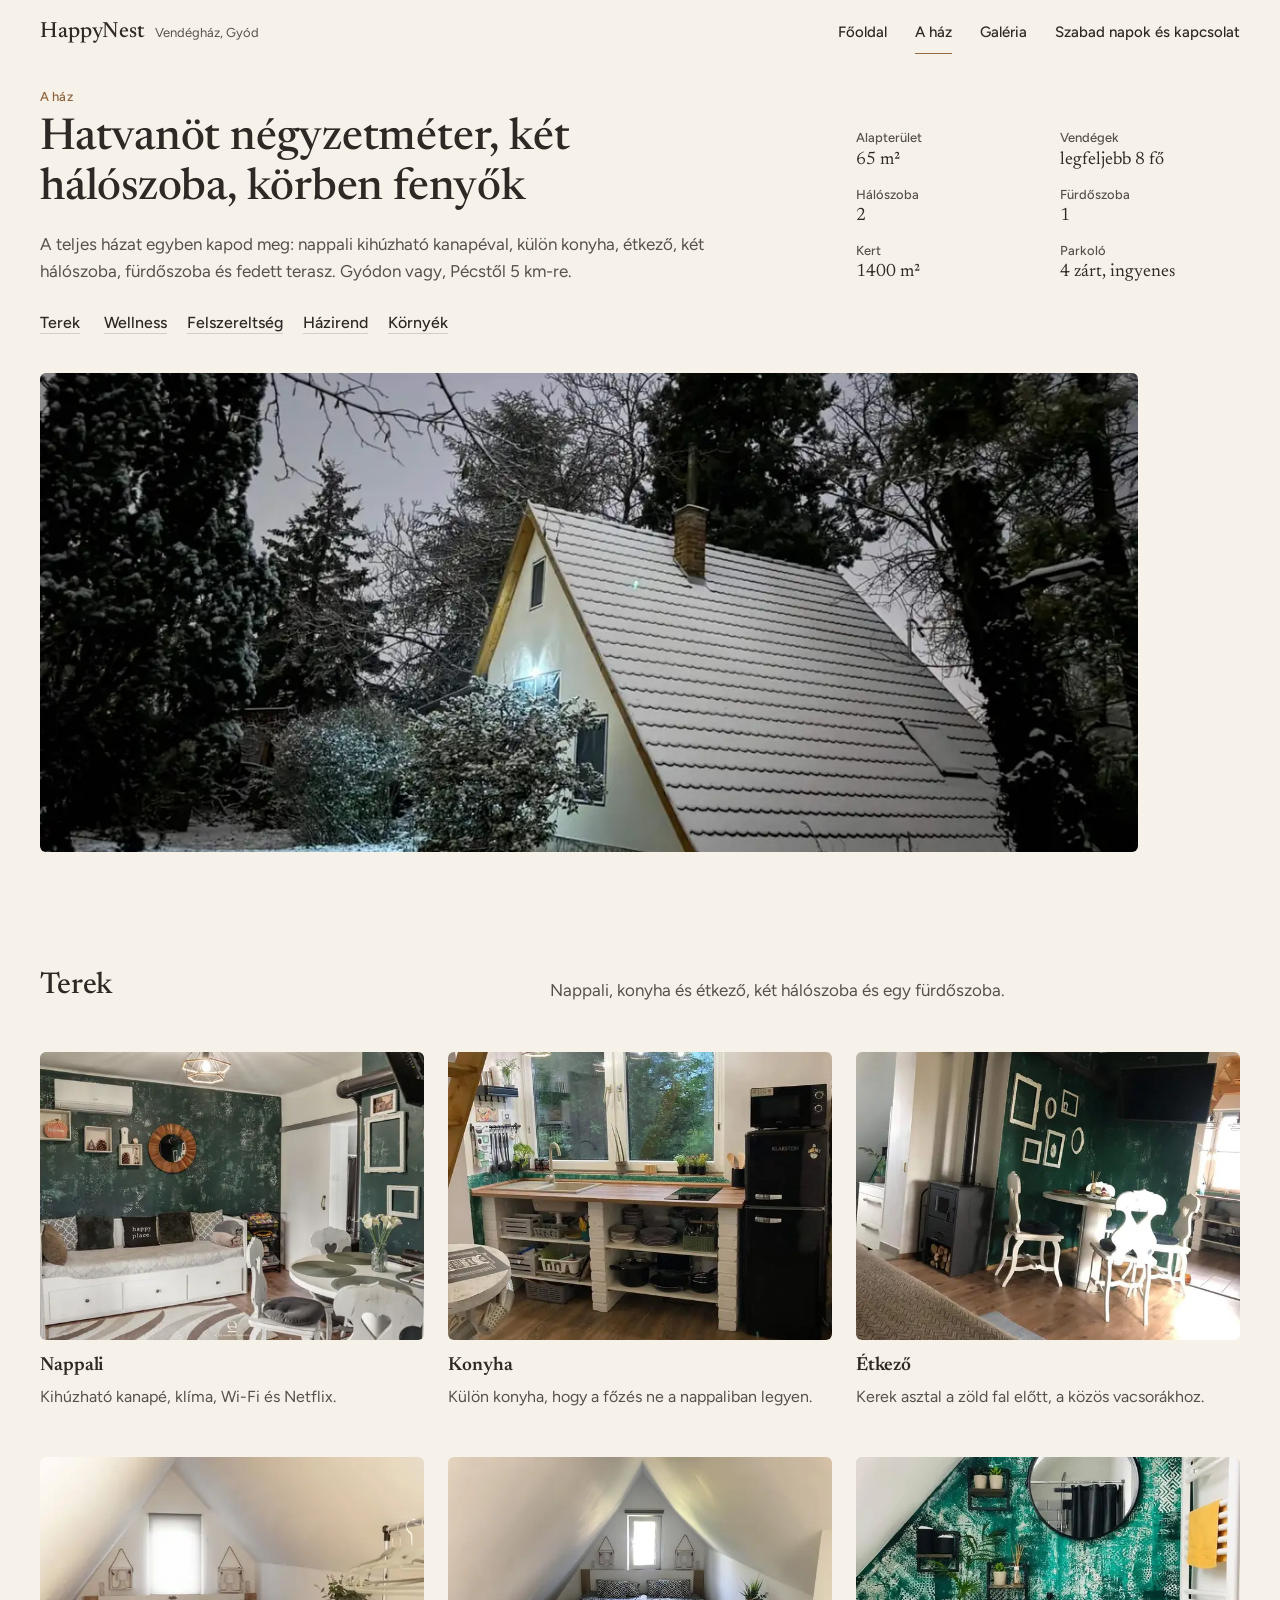
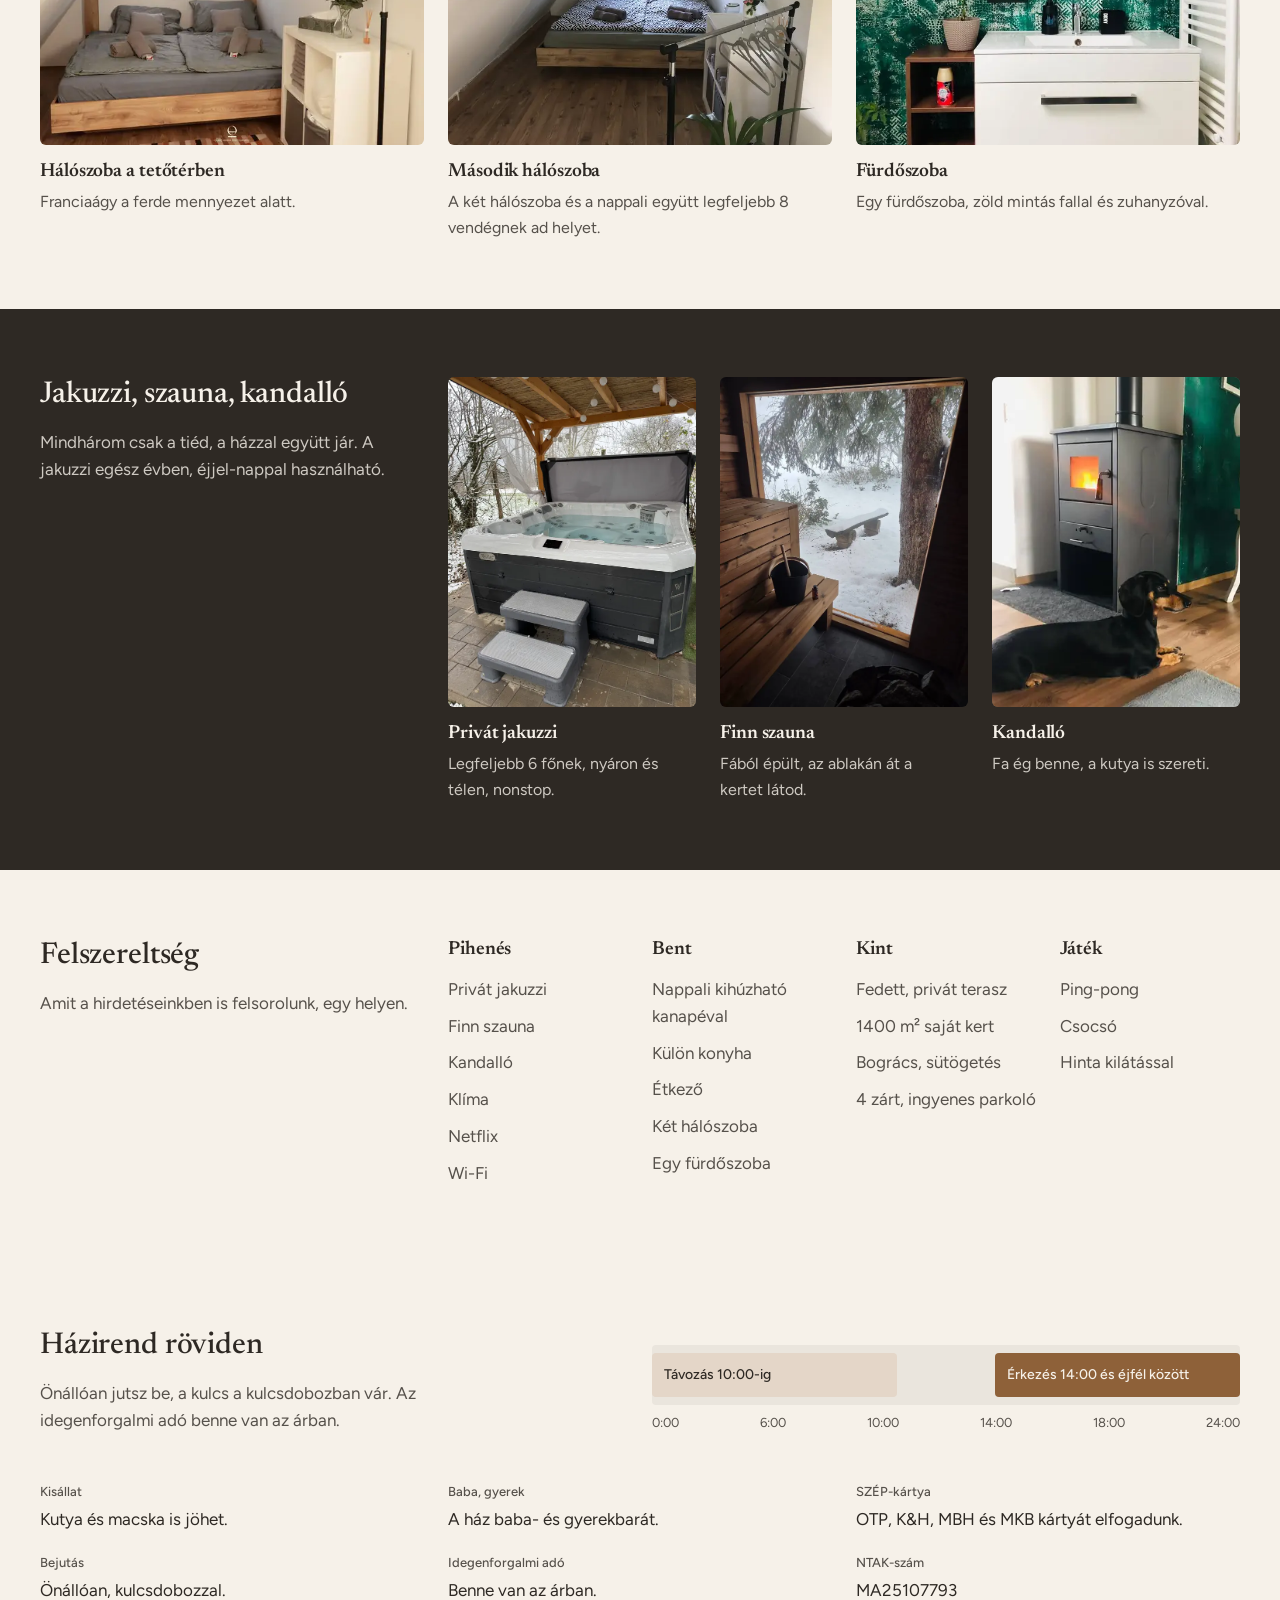
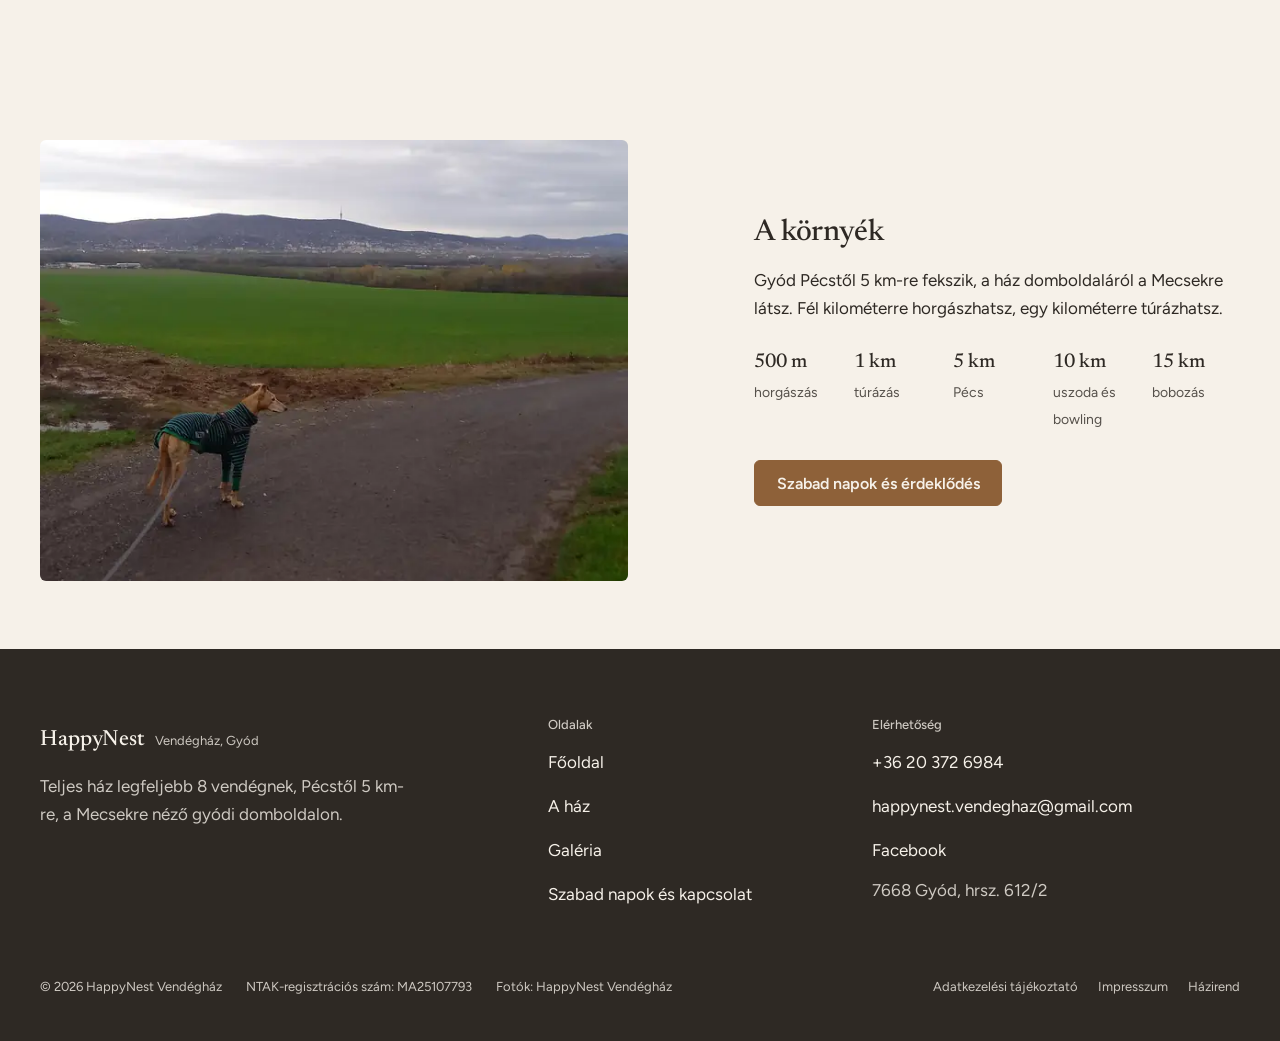
<file: a-haz.html>
<!doctype html>
<html lang="hu">
<head>
<meta charset="utf-8">
  <meta name="robots" content="noindex, nofollow">
<meta name="viewport" content="width=device-width, initial-scale=1">
<script>(function(d){d.className+=' js';try{var p=new URLSearchParams(location.search).get('paletta');if(p&&/^[abc]$/.test(p))sessionStorage.setItem('hn-paletta',p);var s=sessionStorage.getItem('hn-paletta');if(s)d.setAttribute('data-paletta',s);var m=new URLSearchParams(location.search).get('motion');if(m==='1'||m==='0')sessionStorage.setItem('hn-motion',m);var k=sessionStorage.getItem('hn-motion');if(k==='1'?false:(k==='0'?true:matchMedia('(prefers-reduced-motion: reduce)').matches))d.className+=' hn-csendes'}catch(e){}})(document.documentElement);</script>
<title>A ház · HappyNest Vendégház, Gyód</title>
<meta name="description" content="65 m², két hálószoba, nappali, konyha, fedett terasz, privát jakuzzi, finn szauna és kandalló. Felszereltség, házirend és a környék.">
<meta property="og:type" content="website">
<meta property="og:locale" content="hu_HU">
<meta property="og:title" content="A ház · HappyNest Vendégház, Gyód">
<meta property="og:description" content="65 m², két hálószoba, nappali, konyha, fedett terasz, privát jakuzzi, finn szauna és kandalló. Felszereltség, házirend és a környék.">
<meta property="og:image" content="media/nyito-szeles-1200.webp">
<meta name="theme-color" content="#F6F1E9">
<link rel="icon" href="favicon.ico" sizes="any">
<link rel="apple-touch-icon" href="apple-touch-icon.png">
<link rel="stylesheet" href="js/vendor/lenis.css?v=9">
<link rel="stylesheet" href="css/paletta.css?v=9">
<link rel="stylesheet" href="css/alap.css?v=9">
<link rel="stylesheet" href="css/oldalak.css?v=9">
<link rel="stylesheet" href="css/aloldal.css?v=9">
</head>
<body class="p-haz">
<a class="ugro" href="#tartalom">Ugrás a tartalomra</a>
<header class="fej" data-fej>
  <div class="wrap fej__in">
    <a class="logo" href="index.html"><span class="logo__nev" translate="no">HappyNest</span><span class="logo__hely">Vendégház, Gyód</span></a>
    <nav class="fej__nav" aria-label="Fő navigáció"><a href="index.html">Főoldal</a><a href="a-haz.html" aria-current="page">A ház</a><a href="galeria.html">Galéria</a><a href="kapcsolat.html">Szabad napok és kapcsolat</a></nav>
    <button class="fej__menu" type="button" aria-expanded="false" aria-controls="menu" data-menu-nyit>Menü</button>
  </div>
</header>
<div class="menu" id="menu" role="dialog" aria-modal="true" aria-label="Menü" data-menu hidden>
  <div class="wrap menu__in">
    <div class="menu__fej"><span class="logo__nev" translate="no">HappyNest</span><button class="fej__menu" type="button" data-menu-zar>Bezár</button></div>
    <nav aria-label="Mobil navigáció"><ul class="menu__lista"><li><a href="index.html">Főoldal</a></li><li><a href="a-haz.html" aria-current="page">A ház</a></li><li><a href="galeria.html">Galéria</a></li><li><a href="kapcsolat.html">Szabad napok és kapcsolat</a></li></ul></nav>
    <p class="menu__lab"><a href="tel:+36203726984">+36 20 372 6984</a><a href="mailto:happynest.vendeghaz@gmail.com">happynest.vendeghaz@gmail.com</a></p>
  </div>
</div>

<main id="tartalom">

  <section class="lapfej lapfej--haz" aria-labelledby="ah-cim" data-elso>
    <div class="wrap lapfej__in">
      <div class="lapfej__szoveg racs">
        <h1 id="ah-cim"><span class="cimke">A ház </span>Hatvanöt négyzetméter, két hálószoba, körben fenyők</h1>
        <p class="lead lapfej__lead">A teljes házat egyben kapod meg: nappali kihúzható kanapéval, külön konyha, étkező, két hálószoba, fürdőszoba és fedett terasz. Gyódon vagy, Pécstől 5 km-re.</p>
        <dl class="adatsor" aria-label="A ház adatai">
          <div><dt>Alapterület</dt><dd>65 m²</dd></div>
          <div><dt>Vendégek</dt><dd>legfeljebb 8 fő</dd></div>
          <div><dt>Hálószoba</dt><dd>2</dd></div>
          <div><dt>Fürdőszoba</dt><dd>1</dd></div>
          <div><dt>Kert</dt><dd>1400 m²</dd></div>
          <div><dt>Parkoló</dt><dd>4 zárt, ingyenes</dd></div>
        </dl>
        <nav class="horgony" aria-label="Az oldal részei"><a href="#terek">Terek</a><a href="#wellness">Wellness</a><a href="#felszereltseg">Felszereltség</a><a href="#hazirend">Házirend</a><a href="#kornyek">Környék</a></nav>
      </div>
      <figure class="lapfej__kep"><img src="media/ejjeli-haz-1200.webp" srcset="media/ejjeli-haz-640.webp 640w, media/ejjeli-haz-1200.webp 1200w, media/ejjeli-haz-1920.webp 1920w" sizes="(max-width: 1264px) calc(100vw - 4rem), 1098px" width="1920" height="1440" alt="Kivilágított A-ház a havas fenyők között" decoding="async" loading="eager" fetchpriority="high"></figure>
    </div>
  </section>

  <section class="terek sz" id="terek" aria-labelledby="terek-cim">
    <div class="wrap">
      <div class="szfej racs">
        <h2 id="terek-cim">Terek</h2>
        <p class="lead">Nappali, konyha és étkező, két hálószoba és egy fürdőszoba.</p>
      </div>
      <ul class="szobak">
        <li id="nappali" data-r><figure><img src="media/nappali-1200.webp" srcset="media/nappali-640.webp 640w, media/nappali-1200.webp 1200w, media/nappali-1920.webp 1920w" sizes="(max-width: 760px) calc(100vw - 2.5rem), (max-width: 1100px) 45vw, 384px" width="1920" height="1280" alt="Nappali sötétzöld fallal, fehér kanapéval és kerek tükörrel" decoding="async" loading="lazy"></figure><h3>Nappali</h3><p>Kihúzható kanapé, klíma, Wi-Fi és Netflix.</p></li>
        <li id="konyha" data-r><figure><img src="media/konyha-1200.webp" srcset="media/konyha-640.webp 640w, media/konyha-1200.webp 1200w, media/konyha-1440.webp 1440w" sizes="(max-width: 760px) calc(100vw - 2.5rem), (max-width: 1100px) 45vw, 384px" width="1440" height="1920" alt="Konyha fapulttal, nyitott polcokkal és nagy ablakkal" decoding="async" loading="lazy"></figure><h3>Konyha</h3><p>Külön konyha, hogy a főzés ne a nappaliban legyen.</p></li>
        <li id="etkezo" data-r><figure><img src="media/etkezo-1200.webp" srcset="media/etkezo-640.webp 640w, media/etkezo-1200.webp 1200w, media/etkezo-1920.webp 1920w" sizes="(max-width: 760px) calc(100vw - 2.5rem), (max-width: 1100px) 45vw, 384px" width="1920" height="1440" alt="Étkező kerek asztallal és fehér székekkel a zöld fal előtt" decoding="async" loading="lazy"></figure><h3>Étkező</h3><p>Kerek asztal a zöld fal előtt, a közös vacsorákhoz.</p></li>
        <li id="haloszobak" data-r><figure><img src="media/haloszoba-teto-1200.webp" srcset="media/haloszoba-teto-640.webp 640w, media/haloszoba-teto-1200.webp 1200w, media/haloszoba-teto-1920.webp 1920w" sizes="(max-width: 760px) calc(100vw - 2.5rem), (max-width: 1100px) 45vw, 384px" width="1920" height="1280" alt="Tetőtéri hálószoba ferde mennyezettel és franciaággyal" decoding="async" loading="lazy"></figure><h3>Hálószoba a tetőtérben</h3><p>Franciaágy a ferde mennyezet alatt.</p></li>
        <li data-r><figure><img src="media/haloszoba-minta-1200.webp" srcset="media/haloszoba-minta-640.webp 640w, media/haloszoba-minta-1200.webp 1200w, media/haloszoba-minta-1920.webp 1920w" sizes="(max-width: 760px) calc(100vw - 2.5rem), (max-width: 1100px) 45vw, 384px" width="1920" height="1440" alt="Hálószoba fekete-fehér mintás ágyneművel" decoding="async" loading="lazy"></figure><h3>Második hálószoba</h3><p>A két hálószoba és a nappali együtt legfeljebb 8 vendégnek ad helyet.</p></li>
        <li id="furdo" data-r><figure><img src="media/furdo-1200.webp" srcset="media/furdo-640.webp 640w, media/furdo-1200.webp 1200w, media/furdo-1440.webp 1440w" sizes="(max-width: 760px) calc(100vw - 2.5rem), (max-width: 1100px) 45vw, 384px" width="1440" height="1920" alt="Fürdőszoba türkiz mintás fallal, kerek tükörrel és mosdóval" decoding="async" loading="lazy"></figure><h3>Fürdőszoba</h3><p>Egy fürdőszoba, zöld mintás fallal és zuhanyzóval.</p></li>
      </ul>
    </div>
  </section>

  <section class="wellness sotet sz" id="wellness" aria-labelledby="well-cim">
    <div class="wrap racs">
      <div class="wellness__fej">
        <h2 id="well-cim">Jakuzzi, szauna, kandalló</h2>
        <p class="lead">Mindhárom csak a tiéd, a házzal együtt jár. A jakuzzi egész évben, éjjel-nappal használható.</p>
      </div>
      <ul class="wellness__sor">
        <li data-r><figure><img src="media/jakuzzi-tel-1200.webp" srcset="media/jakuzzi-tel-640.webp 640w, media/jakuzzi-tel-1200.webp 1200w, media/jakuzzi-tel-1440.webp 1440w" sizes="(max-width: 760px) calc(100vw - 2.5rem), 250px" width="1440" height="1920" alt="Jakuzzi a fa pergola alatt, télen" decoding="async" loading="lazy"></figure><h3>Privát jakuzzi</h3><p>Legfeljebb 6 főnek, nyáron és télen, nonstop.</p></li>
        <li data-r><figure><img src="media/szauna-ablak-1200.webp" srcset="media/szauna-ablak-640.webp 640w, media/szauna-ablak-1200.webp 1200w, media/szauna-ablak-1440.webp 1440w" sizes="(max-width: 760px) calc(100vw - 2.5rem), 250px" width="1440" height="1920" alt="Szauna belülről, az ablakon túl havas kert" decoding="async" loading="lazy"></figure><h3>Finn szauna</h3><p>Fából épült, az ablakán át a kertet látod.</p></li>
        <li data-r><figure><img class="op-bal" src="media/kandallo-tacsko-1200.webp" srcset="media/kandallo-tacsko-640.webp 640w, media/kandallo-tacsko-1200.webp 1200w, media/kandallo-tacsko-1920.webp 1920w" sizes="(max-width: 560px) calc(100vw - 2.5rem), 450px" width="1920" height="1440" alt="Égő kandalló, előtte a szőnyegen egy tacskó pihen" decoding="async" loading="lazy"></figure><h3>Kandalló</h3><p>Fa ég benne, a kutya is szereti.</p></li>
      </ul>
    </div>
  </section>

  <section class="leltar sz" id="felszereltseg" aria-labelledby="lelt-cim">
    <div class="wrap racs">
      <div class="leltar__fej">
        <h2 id="lelt-cim">Felszereltség</h2>
        <p class="lead">Amit a hirdetéseinkben is felsorolunk, egy helyen.</p>
      </div>
      <div class="leltar__csop">
        <div><h3>Pihenés</h3><ul><li>Privát jakuzzi</li><li>Finn szauna</li><li>Kandalló</li><li>Klíma</li><li>Netflix</li><li>Wi-Fi</li></ul></div>
        <div><h3>Bent</h3><ul><li>Nappali kihúzható kanapéval</li><li>Külön konyha</li><li>Étkező</li><li>Két hálószoba</li><li>Egy fürdőszoba</li></ul></div>
        <div><h3>Kint</h3><ul><li>Fedett, privát terasz</li><li>1400 m² saját kert</li><li>Bogrács, sütögetés</li><li>4 zárt, ingyenes parkoló</li></ul></div>
        <div><h3>Játék</h3><ul><li>Ping-pong</li><li>Csocsó</li><li>Hinta kilátással</li></ul></div>
      </div>
    </div>
  </section>

  <section class="hazirend sz" id="hazirend" aria-labelledby="hr-cim">
    <div class="wrap racs">
      <div class="hazirend__fej">
        <h2 id="hr-cim">Házirend röviden</h2>
        <p class="lead">Önállóan jutsz be, a kulcs a kulcsdobozban vár. Az idegenforgalmi adó benne van az árban.</p>
      </div>
      <div class="vonalzo" role="img" aria-label="Távozás reggel 10 óráig, érkezés 14 óra és éjfél között" data-r>
        <div class="vonalzo__sav"><span class="vonalzo__seg vonalzo__seg--tav">Távozás 10:00-ig</span><span class="vonalzo__seg vonalzo__seg--erk">Érkezés 14:00 és éjfél között</span></div>
        <div class="vonalzo__orak" aria-hidden="true"><span>0:00</span><span>6:00</span><span>10:00</span><span>14:00</span><span>18:00</span><span>24:00</span></div>
      </div>
      <dl class="szabalyok">
        <div><dt>Kisállat</dt><dd>Kutya és macska is jöhet.</dd></div>
        <div><dt>Baba, gyerek</dt><dd>A ház baba- és gyerekbarát.</dd></div>
        <div><dt>SZÉP-kártya</dt><dd>OTP, K&amp;H, MBH és MKB kártyát elfogadunk.</dd></div>
        <div><dt>Bejutás</dt><dd>Önállóan, kulcsdobozzal.</dd></div>
        <div><dt>Idegenforgalmi adó</dt><dd>Benne van az árban.</dd></div>
        <div><dt>NTAK-szám</dt><dd>MA25107793</dd></div>
      </dl>
    </div>
  </section>

  <section class="kornyek sz" id="kornyek" aria-labelledby="ko-cim">
    <div class="wrap racs">
      <figure class="kornyek__kep" data-r="bal"><img src="media/mecsek-kilatas-1200.webp" srcset="media/mecsek-kilatas-640.webp 640w, media/mecsek-kilatas-1200.webp 1200w, media/mecsek-kilatas-1333.webp 1333w" sizes="(max-width: 760px) calc(100vw - 2.5rem), 590px" width="1333" height="1000" alt="Kilátás a Mecsekre a tévétoronnyal, előtérben egy kutya" decoding="async" loading="lazy"></figure>
      <div class="kornyek__szoveg" data-r>
        <h2 id="ko-cim">A környék</h2>
        <p>Gyód Pécstől 5 km-re fekszik, a ház domboldaláról a Mecsekre látsz. Fél kilométerre horgászhatsz, egy kilométerre túrázhatsz.</p>
        <ol class="tav">
          <li><b>500 m</b><span>horgászás</span></li>
          <li><b>1 km</b><span>túrázás</span></li>
          <li><b>5 km</b><span>Pécs</span></li>
          <li><b>10 km</b><span>uszoda és bowling</span></li>
          <li><b>15 km</b><span>bobozás</span></li>
        </ol>
        <div class="sorgomb kornyek__tovabb"><a class="gomb" href="kapcsolat.html#foglaltsag">Szabad napok és érdeklődés</a></div>
      </div>
    </div>
  </section>
</main>
<footer class="lab">
  <div class="wrap lab__in">
    <div class="lab__marka">
      <p class="logo"><span class="logo__nev" translate="no">HappyNest</span><span class="logo__hely">Vendégház, Gyód</span></p>
      <p>Teljes ház legfeljebb 8 vendégnek, Pécstől 5 km-re, a Mecsekre néző gyódi domboldalon.</p>
    </div>
    <nav class="lab__nav" aria-label="Lábléc navigáció"><h2>Oldalak</h2><ul><li><a href="index.html">Főoldal</a></li><li><a href="a-haz.html">A ház</a></li><li><a href="galeria.html">Galéria</a></li><li><a href="kapcsolat.html">Szabad napok és kapcsolat</a></li></ul></nav>
    <div class="lab__adat">
      <h2>Elérhetőség</h2>
      <ul><li><a href="tel:+36203726984">+36 20 372 6984</a></li><li><a href="mailto:happynest.vendeghaz@gmail.com">happynest.vendeghaz@gmail.com</a></li><li><a href="https://www.facebook.com/profile.php?id=100092262921616" rel="noopener">Facebook</a></li></ul>
      <p>7668 Gyód, hrsz. 612/2</p>
    </div>
  </div>
  <div class="wrap lab__also"><span>© 2026 HappyNest Vendégház</span><span>NTAK-regisztrációs szám: MA25107793</span><span>Fotók: HappyNest Vendégház</span><nav class="lab__jogi" aria-label="Jogi információk"><a href="adatvedelem.html">Adatkezelési tájékoztató</a><a href="impresszum.html">Impresszum</a><a href="hazirend.html">Házirend</a></nav></div>
</footer>
<script src="js/hn.js?v=9" defer></script>
</body>
</html>
</file>
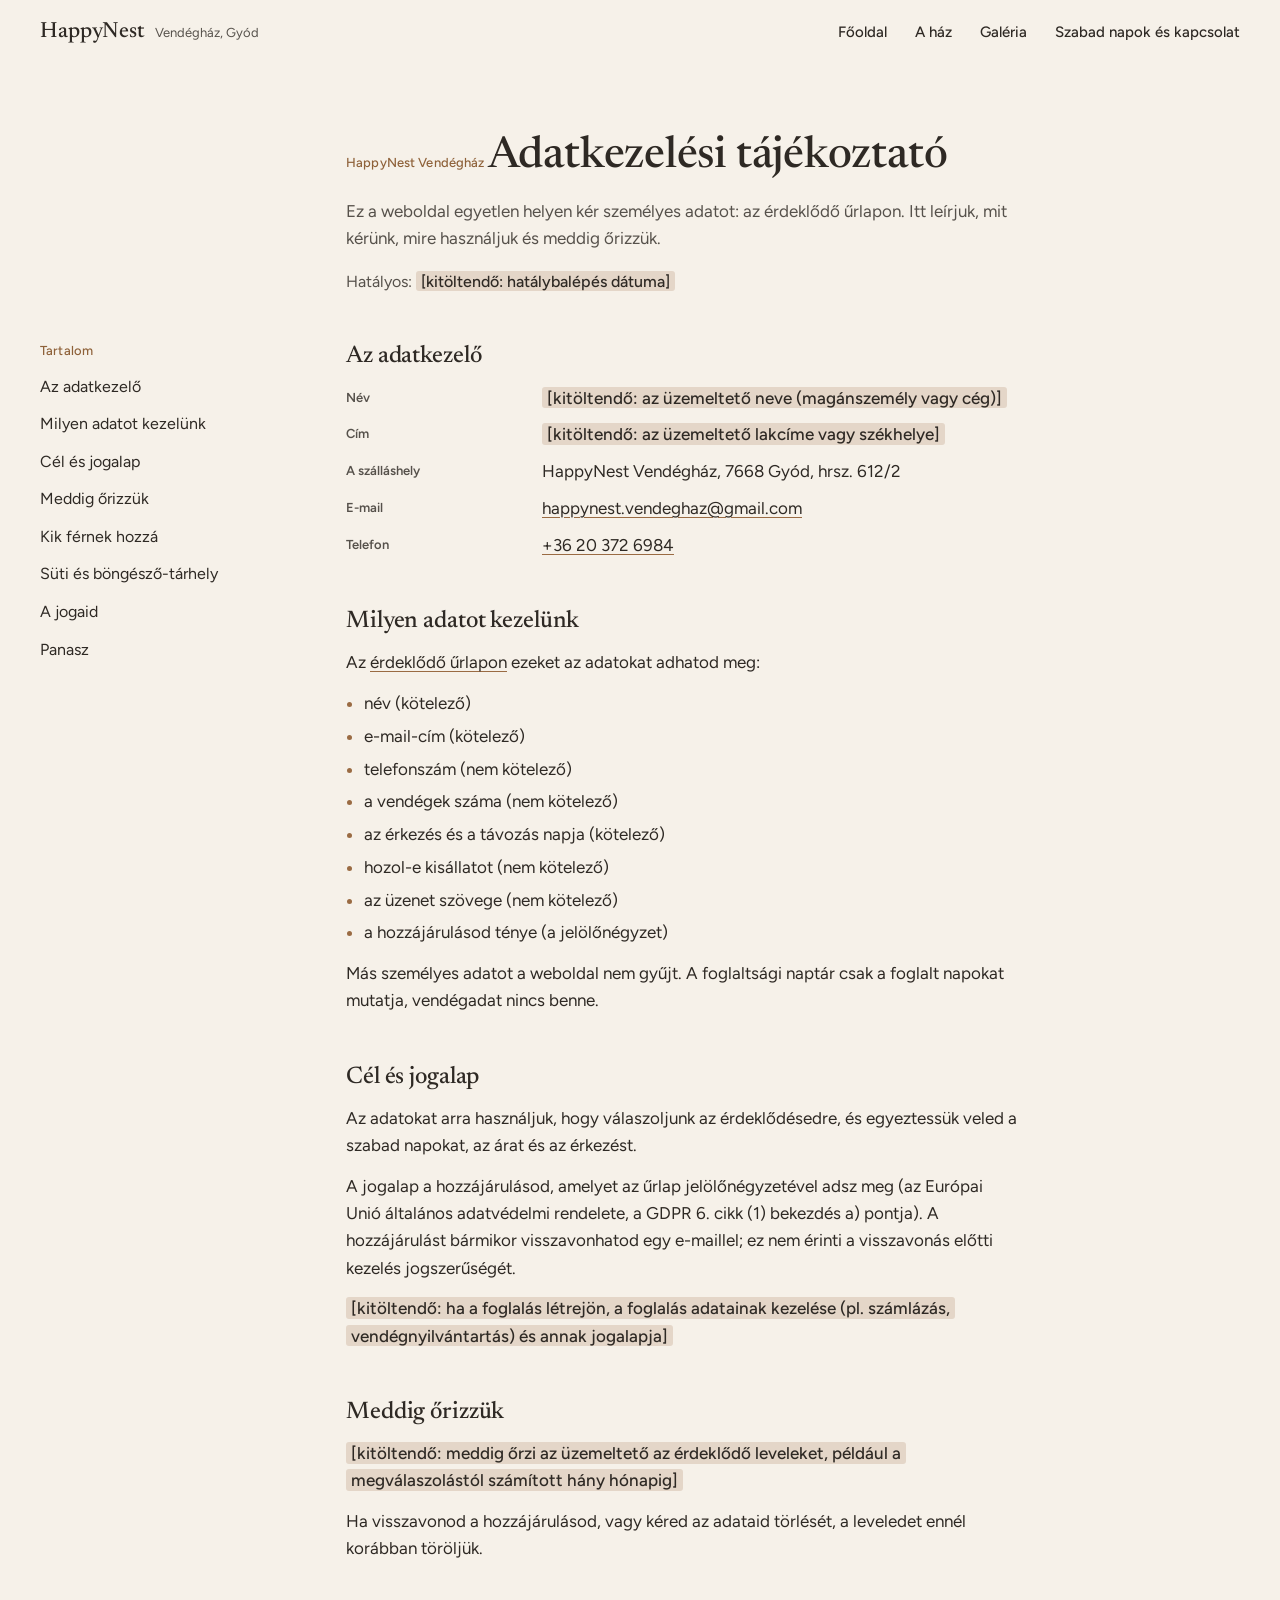
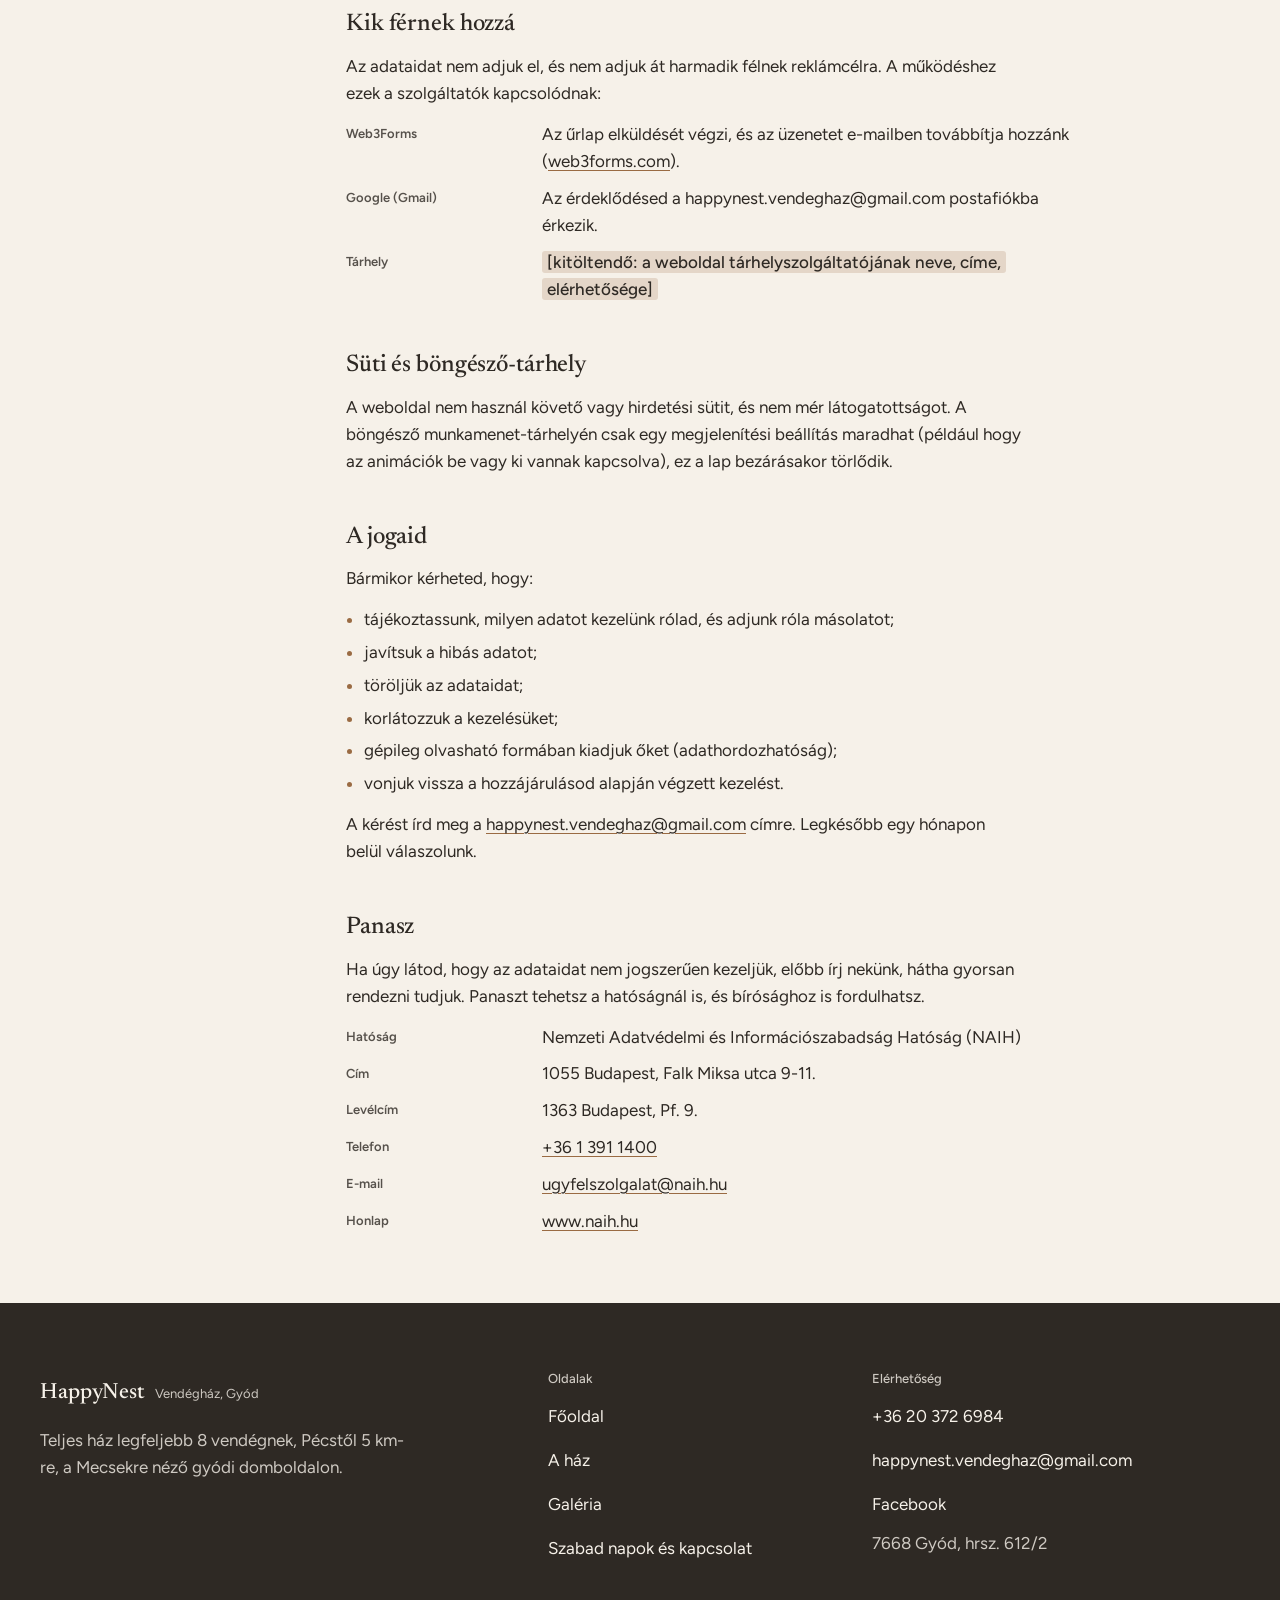
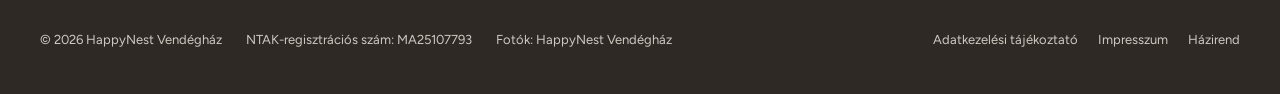
<file: adatvedelem.html>
<!doctype html>
<html lang="hu">
<head>
<meta charset="utf-8">
  <meta name="robots" content="noindex, nofollow">
<meta name="viewport" content="width=device-width, initial-scale=1">
<script>(function(d){d.className+=' js';try{var p=new URLSearchParams(location.search).get('paletta');if(p&&/^[abc]$/.test(p))sessionStorage.setItem('hn-paletta',p);var s=sessionStorage.getItem('hn-paletta');if(s)d.setAttribute('data-paletta',s);var m=new URLSearchParams(location.search).get('motion');if(m==='1'||m==='0')sessionStorage.setItem('hn-motion',m);var k=sessionStorage.getItem('hn-motion');if(k==='1'?false:(k==='0'?true:matchMedia('(prefers-reduced-motion: reduce)').matches))d.className+=' hn-csendes'}catch(e){}})(document.documentElement);</script>
<title>Adatkezelési tájékoztató · HappyNest Vendégház, Gyód</title>
<meta name="description" content="Milyen adatot kér az érdeklődő űrlap, mire használjuk, meddig őrizzük, és milyen jogaid vannak.">
<meta property="og:type" content="website">
<meta property="og:locale" content="hu_HU">
<meta property="og:title" content="Adatkezelési tájékoztató · HappyNest Vendégház, Gyód">
<meta property="og:description" content="Milyen adatot kér az érdeklődő űrlap, mire használjuk, meddig őrizzük, és milyen jogaid vannak.">
<meta property="og:image" content="media/nyito-szeles-1200.webp">
<meta name="theme-color" content="#F6F1E9">
<link rel="icon" href="favicon.ico" sizes="any">
<link rel="apple-touch-icon" href="apple-touch-icon.png">
<link rel="stylesheet" href="js/vendor/lenis.css?v=9">
<link rel="stylesheet" href="css/paletta.css?v=9">
<link rel="stylesheet" href="css/alap.css?v=9">
<link rel="stylesheet" href="css/oldalak.css?v=9">
<link rel="stylesheet" href="css/aloldal.css?v=9">
</head>
<body class="p-jogi">
<a class="ugro" href="#tartalom">Ugrás a tartalomra</a>
<header class="fej" data-fej>
  <div class="wrap fej__in">
    <a class="logo" href="index.html"><span class="logo__nev" translate="no">HappyNest</span><span class="logo__hely">Vendégház, Gyód</span></a>
    <nav class="fej__nav" aria-label="Fő navigáció"><a href="index.html">Főoldal</a><a href="a-haz.html">A ház</a><a href="galeria.html">Galéria</a><a href="kapcsolat.html">Szabad napok és kapcsolat</a></nav>
    <button class="fej__menu" type="button" aria-expanded="false" aria-controls="menu" data-menu-nyit>Menü</button>
  </div>
</header>
<div class="menu" id="menu" role="dialog" aria-modal="true" aria-label="Menü" data-menu hidden>
  <div class="wrap menu__in">
    <div class="menu__fej"><span class="logo__nev" translate="no">HappyNest</span><button class="fej__menu" type="button" data-menu-zar>Bezár</button></div>
    <nav aria-label="Mobil navigáció"><ul class="menu__lista"><li><a href="index.html">Főoldal</a></li><li><a href="a-haz.html">A ház</a></li><li><a href="galeria.html">Galéria</a></li><li><a href="kapcsolat.html">Szabad napok és kapcsolat</a></li></ul></nav>
    <p class="menu__lab"><a href="tel:+36203726984">+36 20 372 6984</a><a href="mailto:happynest.vendeghaz@gmail.com">happynest.vendeghaz@gmail.com</a></p>
  </div>
</div>

<main id="tartalom">
  <article class="jog sz" aria-labelledby="jog-cim">
    <div class="wrap racs">
      <header class="jog__fej" data-r>
        <h1 id="jog-cim"><span class="cimke">HappyNest Vendégház </span>Adatkezelési tájékoztató</h1>
        <p class="lead">Ez a weboldal egyetlen helyen kér személyes adatot: az érdeklődő űrlapon. Itt leírjuk, mit kérünk, mire használjuk és meddig őrizzük.</p>
        <p class="jog__allapot">Hatályos: <mark class="kitolt">[kitöltendő: hatálybalépés dátuma]</mark></p>
      </header>
      <nav class="jog__tart" aria-label="A tájékoztató részei">
        <p class="cimke">Tartalom</p>
        <ol>
          <li><a href="#adatkezelo">Az adatkezelő</a></li>
          <li><a href="#adatok">Milyen adatot kezelünk</a></li>
          <li><a href="#cel">Cél és jogalap</a></li>
          <li><a href="#ido">Meddig őrizzük</a></li>
          <li><a href="#feldolgozok">Kik férnek hozzá</a></li>
          <li><a href="#suti">Süti és böngésző-tárhely</a></li>
          <li><a href="#jogok">A jogaid</a></li>
          <li><a href="#panasz">Panasz</a></li>
        </ol>
      </nav>
      <div class="jog__szoveg">
        <section id="adatkezelo" aria-labelledby="h-adatkezelo">
          <h2 id="h-adatkezelo">Az adatkezelő</h2>
          <dl class="jog__adat">
            <div><dt>Név</dt><dd><mark class="kitolt">[kitöltendő: az üzemeltető neve (magánszemély vagy cég)]</mark></dd></div>
            <div><dt>Cím</dt><dd><mark class="kitolt">[kitöltendő: az üzemeltető lakcíme vagy székhelye]</mark></dd></div>
            <div><dt>A szálláshely</dt><dd>HappyNest Vendégház, 7668 Gyód, hrsz. 612/2</dd></div>
            <div><dt>E-mail</dt><dd><a class="be" href="mailto:happynest.vendeghaz@gmail.com">happynest.vendeghaz@gmail.com</a></dd></div>
            <div><dt>Telefon</dt><dd><a class="be" href="tel:+36203726984">+36 20 372 6984</a></dd></div>
          </dl>
        </section>

        <section id="adatok" aria-labelledby="h-adatok">
          <h2 id="h-adatok">Milyen adatot kezelünk</h2>
          <p>Az <a class="be" href="kapcsolat.html#erdeklodes">érdeklődő űrlapon</a> ezeket az adatokat adhatod meg:</p>
          <ul class="jog__lista">
            <li>név (kötelező)</li>
            <li>e-mail-cím (kötelező)</li>
            <li>telefonszám (nem kötelező)</li>
            <li>a vendégek száma (nem kötelező)</li>
            <li>az érkezés és a távozás napja (kötelező)</li>
            <li>hozol-e kisállatot (nem kötelező)</li>
            <li>az üzenet szövege (nem kötelező)</li>
            <li>a hozzájárulásod ténye (a jelölőnégyzet)</li>
          </ul>
          <p>Más személyes adatot a weboldal nem gyűjt. A foglaltsági naptár csak a foglalt napokat mutatja, vendégadat nincs benne.</p>
        </section>

        <section id="cel" aria-labelledby="h-cel">
          <h2 id="h-cel">Cél és jogalap</h2>
          <p>Az adatokat arra használjuk, hogy válaszoljunk az érdeklődésedre, és egyeztessük veled a szabad napokat, az árat és az érkezést.</p>
          <p>A jogalap a hozzájárulásod, amelyet az űrlap jelölőnégyzetével adsz meg (az Európai Unió általános adatvédelmi rendelete, a GDPR 6. cikk (1) bekezdés a) pontja). A hozzájárulást bármikor visszavonhatod egy e-maillel; ez nem érinti a visszavonás előtti kezelés jogszerűségét.</p>
          <p><mark class="kitolt">[kitöltendő: ha a foglalás létrejön, a foglalás adatainak kezelése (pl. számlázás, vendégnyilvántartás) és annak jogalapja]</mark></p>
        </section>

        <section id="ido" aria-labelledby="h-ido">
          <h2 id="h-ido">Meddig őrizzük</h2>
          <p><mark class="kitolt">[kitöltendő: meddig őrzi az üzemeltető az érdeklődő leveleket, például a megválaszolástól számított hány hónapig]</mark></p>
          <p>Ha visszavonod a hozzájárulásod, vagy kéred az adataid törlését, a leveledet ennél korábban töröljük.</p>
        </section>

        <section id="feldolgozok" aria-labelledby="h-feldolgozok">
          <h2 id="h-feldolgozok">Kik férnek hozzá</h2>
          <p>Az adataidat nem adjuk el, és nem adjuk át harmadik félnek reklámcélra. A működéshez ezek a szolgáltatók kapcsolódnak:</p>
          <dl class="jog__adat">
            <div><dt>Web3Forms</dt><dd>Az űrlap elküldését végzi, és az üzenetet e-mailben továbbítja hozzánk (<a class="be" href="https://web3forms.com" rel="noopener">web3forms.com</a>).</dd></div>
            <div><dt>Google (Gmail)</dt><dd>Az érdeklődésed a happynest.vendeghaz@gmail.com postafiókba érkezik.</dd></div>
            <div><dt>Tárhely</dt><dd><mark class="kitolt">[kitöltendő: a weboldal tárhelyszolgáltatójának neve, címe, elérhetősége]</mark></dd></div>
          </dl>
        </section>

        <section id="suti" aria-labelledby="h-suti">
          <h2 id="h-suti">Süti és böngésző-tárhely</h2>
          <p>A weboldal nem használ követő vagy hirdetési sütit, és nem mér látogatottságot. A böngésző munkamenet-tárhelyén csak egy megjelenítési beállítás maradhat (például hogy az animációk be vagy ki vannak kapcsolva), ez a lap bezárásakor törlődik.</p>
        </section>

        <section id="jogok" aria-labelledby="h-jogok">
          <h2 id="h-jogok">A jogaid</h2>
          <p>Bármikor kérheted, hogy:</p>
          <ul class="jog__lista">
            <li>tájékoztassunk, milyen adatot kezelünk rólad, és adjunk róla másolatot;</li>
            <li>javítsuk a hibás adatot;</li>
            <li>töröljük az adataidat;</li>
            <li>korlátozzuk a kezelésüket;</li>
            <li>gépileg olvasható formában kiadjuk őket (adathordozhatóság);</li>
            <li>vonjuk vissza a hozzájárulásod alapján végzett kezelést.</li>
          </ul>
          <p>A kérést írd meg a <a class="be" href="mailto:happynest.vendeghaz@gmail.com">happynest.vendeghaz@gmail.com</a> címre. Legkésőbb egy hónapon belül válaszolunk.</p>
        </section>

        <section id="panasz" aria-labelledby="h-panasz">
          <h2 id="h-panasz">Panasz</h2>
          <p>Ha úgy látod, hogy az adataidat nem jogszerűen kezeljük, előbb írj nekünk, hátha gyorsan rendezni tudjuk. Panaszt tehetsz a hatóságnál is, és bírósághoz is fordulhatsz.</p>
          <dl class="jog__adat">
            <div><dt>Hatóság</dt><dd>Nemzeti Adatvédelmi és Információszabadság Hatóság (NAIH)</dd></div>
            <div><dt>Cím</dt><dd>1055 Budapest, Falk Miksa utca 9-11.</dd></div>
            <div><dt>Levélcím</dt><dd>1363 Budapest, Pf. 9.</dd></div>
            <div><dt>Telefon</dt><dd><a class="be" href="tel:+3613911400">+36 1 391 1400</a></dd></div>
            <div><dt>E-mail</dt><dd><a class="be" href="mailto:ugyfelszolgalat@naih.hu">ugyfelszolgalat@naih.hu</a></dd></div>
            <div><dt>Honlap</dt><dd><a class="be" href="https://www.naih.hu" rel="noopener">www.naih.hu</a></dd></div>
          </dl>
        </section>
      </div>
    </div>
  </article>
</main>
<footer class="lab">
  <div class="wrap lab__in">
    <div class="lab__marka">
      <p class="logo"><span class="logo__nev" translate="no">HappyNest</span><span class="logo__hely">Vendégház, Gyód</span></p>
      <p>Teljes ház legfeljebb 8 vendégnek, Pécstől 5 km-re, a Mecsekre néző gyódi domboldalon.</p>
    </div>
    <nav class="lab__nav" aria-label="Lábléc navigáció"><h2>Oldalak</h2><ul><li><a href="index.html">Főoldal</a></li><li><a href="a-haz.html">A ház</a></li><li><a href="galeria.html">Galéria</a></li><li><a href="kapcsolat.html">Szabad napok és kapcsolat</a></li></ul></nav>
    <div class="lab__adat">
      <h2>Elérhetőség</h2>
      <ul><li><a href="tel:+36203726984">+36 20 372 6984</a></li><li><a href="mailto:happynest.vendeghaz@gmail.com">happynest.vendeghaz@gmail.com</a></li><li><a href="https://www.facebook.com/profile.php?id=100092262921616" rel="noopener">Facebook</a></li></ul>
      <p>7668 Gyód, hrsz. 612/2</p>
    </div>
  </div>
  <div class="wrap lab__also"><span>© 2026 HappyNest Vendégház</span><span>NTAK-regisztrációs szám: MA25107793</span><span>Fotók: HappyNest Vendégház</span><nav class="lab__jogi" aria-label="Jogi információk"><a href="adatvedelem.html">Adatkezelési tájékoztató</a><a href="impresszum.html">Impresszum</a><a href="hazirend.html">Házirend</a></nav></div>
</footer>
<script src="js/hn.js?v=9" defer></script>
</body>
</html>
</file>
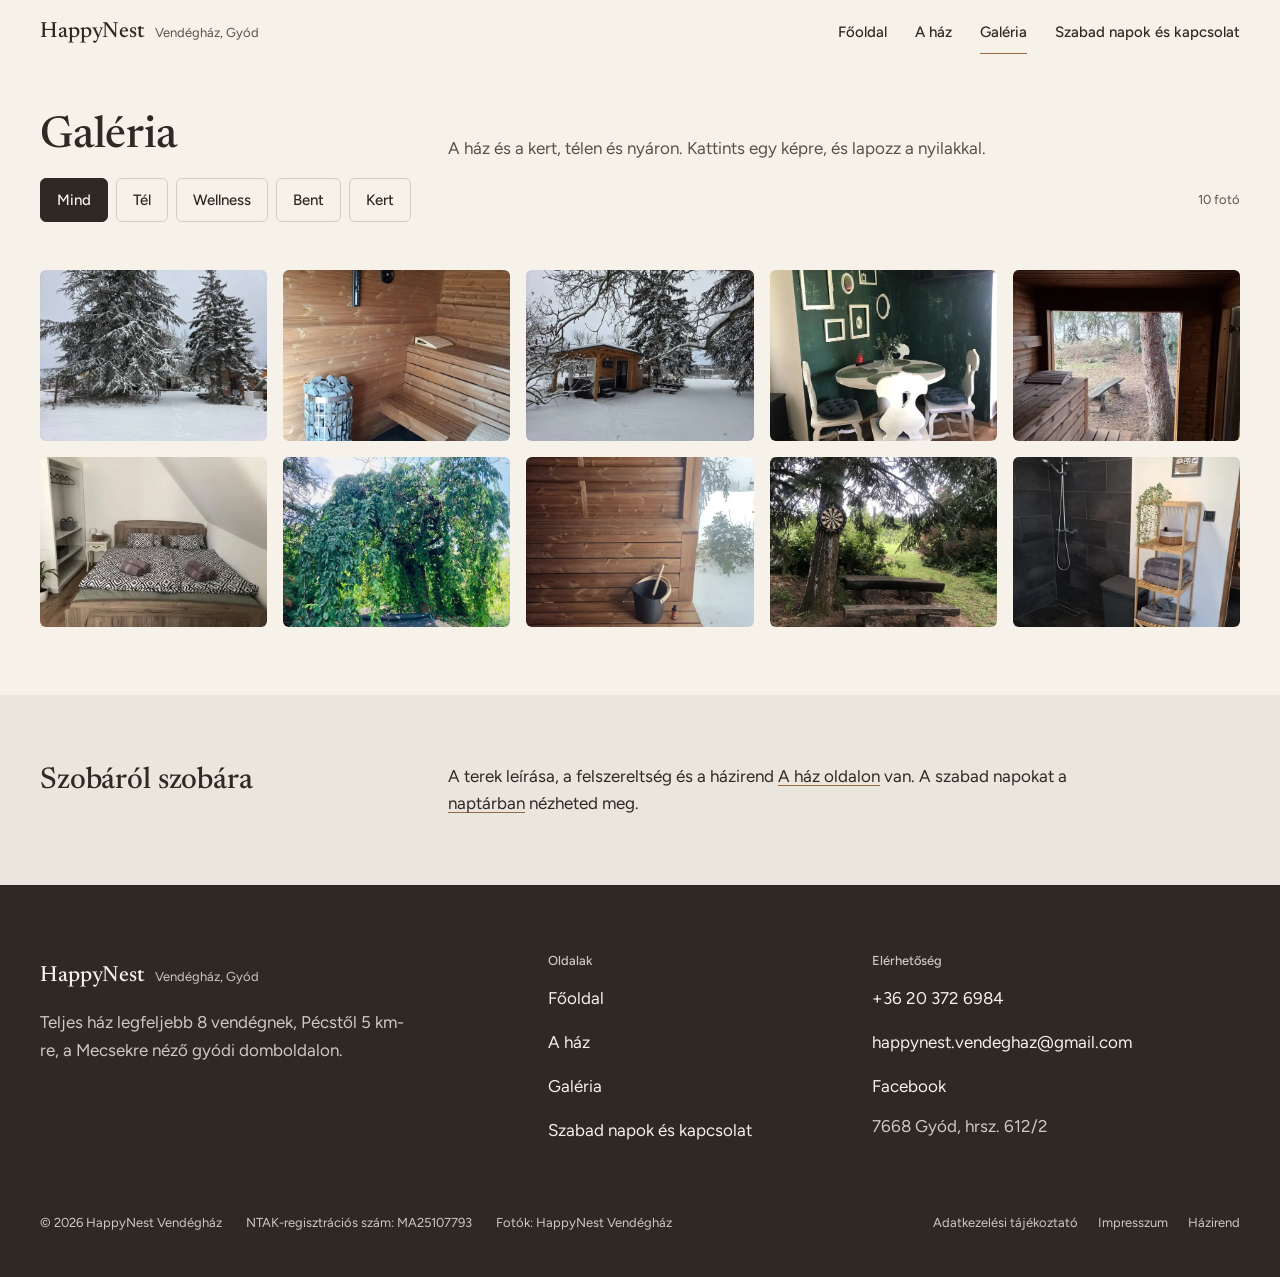
<file: galeria.html>
<!doctype html>
<html lang="hu">
<head>
<meta charset="utf-8">
  <meta name="robots" content="noindex, nofollow">
<meta name="viewport" content="width=device-width, initial-scale=1">
<script>(function(d){d.className+=' js';try{var p=new URLSearchParams(location.search).get('paletta');if(p&&/^[abc]$/.test(p))sessionStorage.setItem('hn-paletta',p);var s=sessionStorage.getItem('hn-paletta');if(s)d.setAttribute('data-paletta',s);var m=new URLSearchParams(location.search).get('motion');if(m==='1'||m==='0')sessionStorage.setItem('hn-motion',m);var k=sessionStorage.getItem('hn-motion');if(k==='1'?false:(k==='0'?true:matchMedia('(prefers-reduced-motion: reduce)').matches))d.className+=' hn-csendes'}catch(e){}})(document.documentElement);</script>
<title>Galéria · HappyNest Vendégház, Gyód</title>
<meta name="description" content="Fotók a házról és a kertről, télen és nyáron: jakuzzi, finn szauna, kandalló, hálószobák.">
<meta property="og:type" content="website">
<meta property="og:locale" content="hu_HU">
<meta property="og:title" content="Galéria · HappyNest Vendégház, Gyód">
<meta property="og:description" content="Fotók a házról és a kertről, télen és nyáron: jakuzzi, finn szauna, kandalló, hálószobák.">
<meta property="og:image" content="media/nyito-szeles-1200.webp">
<meta name="theme-color" content="#F6F1E9">
<link rel="icon" href="favicon.ico" sizes="any">
<link rel="apple-touch-icon" href="apple-touch-icon.png">
<link rel="stylesheet" href="js/vendor/lenis.css?v=9">
<link rel="stylesheet" href="css/paletta.css?v=9">
<link rel="stylesheet" href="css/alap.css?v=9">
<link rel="stylesheet" href="css/oldalak.css?v=9">
<link rel="stylesheet" href="css/aloldal.css?v=9">
</head>
<body class="p-gal">
<a class="ugro" href="#tartalom">Ugrás a tartalomra</a>
<header class="fej" data-fej>
  <div class="wrap fej__in">
    <a class="logo" href="index.html"><span class="logo__nev" translate="no">HappyNest</span><span class="logo__hely">Vendégház, Gyód</span></a>
    <nav class="fej__nav" aria-label="Fő navigáció"><a href="index.html">Főoldal</a><a href="a-haz.html">A ház</a><a href="galeria.html" aria-current="page">Galéria</a><a href="kapcsolat.html">Szabad napok és kapcsolat</a></nav>
    <button class="fej__menu" type="button" aria-expanded="false" aria-controls="menu" data-menu-nyit>Menü</button>
  </div>
</header>
<div class="menu" id="menu" role="dialog" aria-modal="true" aria-label="Menü" data-menu hidden>
  <div class="wrap menu__in">
    <div class="menu__fej"><span class="logo__nev" translate="no">HappyNest</span><button class="fej__menu" type="button" data-menu-zar>Bezár</button></div>
    <nav aria-label="Mobil navigáció"><ul class="menu__lista"><li><a href="index.html">Főoldal</a></li><li><a href="a-haz.html">A ház</a></li><li><a href="galeria.html" aria-current="page">Galéria</a></li><li><a href="kapcsolat.html">Szabad napok és kapcsolat</a></li></ul></nav>
    <p class="menu__lab"><a href="tel:+36203726984">+36 20 372 6984</a><a href="mailto:happynest.vendeghaz@gmail.com">happynest.vendeghaz@gmail.com</a></p>
  </div>
</div>

<main id="tartalom">
  <section class="galfej" aria-labelledby="gal-cim" data-elso>
    <div class="wrap">
      <div class="galfej__in racs">
        <h1 id="gal-cim">Galéria</h1>
        <p class="lead galfej__lead">A ház és a kert, télen és nyáron. Kattints egy képre, és lapozz a nyilakkal.</p>
        <div class="szuro" role="group" aria-label="Képek szűrése">
          <button type="button" data-szuro="mind" aria-pressed="true">Mind</button>
          <button type="button" data-szuro="tel" aria-pressed="false">Tél</button>
          <button type="button" data-szuro="wellness" aria-pressed="false">Wellness</button>
          <button type="button" data-szuro="bent" aria-pressed="false">Bent</button>
          <button type="button" data-szuro="kert" aria-pressed="false">Kert</button>
          <p class="szuro__db" data-gal-db aria-live="polite">10 fotó</p>
        </div>
      </div>
      <ul class="csempek" data-galeria>
        <li data-kat="tel kert"><button class="cs" type="button" data-nagy="media/tel-fenyok-1920.webp" aria-label="Nagyítás: havas fenyők a kertben"><img src="media/tel-fenyok-1200.webp" srcset="media/tel-fenyok-640.webp 640w, media/tel-fenyok-1200.webp 1200w, media/tel-fenyok-1920.webp 1920w" sizes="(max-width: 899px) 45vw, 230px" width="1920" height="1440" alt="Havas fenyők a kertben, mögöttük a ház" decoding="async" loading="eager"></button></li>
        <li data-kat="wellness"><button class="cs" type="button" data-nagy="media/szauna-kalyha-1440.webp" aria-label="Nagyítás: szaunakályha"><img src="media/szauna-kalyha-1200.webp" srcset="media/szauna-kalyha-640.webp 640w, media/szauna-kalyha-1200.webp 1200w, media/szauna-kalyha-1440.webp 1440w" sizes="(max-width: 899px) 45vw, 230px" width="1440" height="1920" alt="Finn szauna belülről, középen a kályha kövekkel" decoding="async" loading="eager"></button></li>
        <li data-kat="tel kert"><button class="cs" type="button" data-nagy="media/tel-havazas-1920.webp" aria-label="Nagyítás: havazás a kertben"><img src="media/tel-havazas-1200.webp" srcset="media/tel-havazas-640.webp 640w, media/tel-havazas-1200.webp 1200w, media/tel-havazas-1920.webp 1920w" sizes="(max-width: 899px) 45vw, 230px" width="1920" height="1440" alt="Havazás a kertben, ágak a faház fölött" decoding="async" loading="eager"></button></li>
        <li data-kat="bent"><button class="cs" type="button" data-nagy="media/etkezo-sarok-1440.webp" aria-label="Nagyítás: étkezősarok"><img src="media/etkezo-sarok-1200.webp" srcset="media/etkezo-sarok-640.webp 640w, media/etkezo-sarok-1200.webp 1200w, media/etkezo-sarok-1440.webp 1440w" sizes="(max-width: 899px) 45vw, 230px" width="1440" height="1920" alt="Étkezősarok sötétzöld fallal, fehér faragott székekkel" decoding="async" loading="eager"></button></li>
        <li data-kat="wellness tel"><button class="cs" type="button" data-nagy="media/szauna-erdo-1440.webp" aria-label="Nagyítás: a szauna ablaka a fákra"><img src="media/szauna-erdo-1200.webp" srcset="media/szauna-erdo-640.webp 640w, media/szauna-erdo-1200.webp 1200w, media/szauna-erdo-1440.webp 1440w" sizes="(max-width: 899px) 45vw, 230px" width="1440" height="1920" alt="Szauna belülről, az ablakon túl fák" decoding="async" loading="lazy"></button></li>
        <li data-kat="bent"><button class="cs" type="button" data-nagy="media/haloszoba-feher-1920.webp" aria-label="Nagyítás: hálószoba"><img src="media/haloszoba-feher-1200.webp" srcset="media/haloszoba-feher-640.webp 640w, media/haloszoba-feher-1200.webp 1200w, media/haloszoba-feher-1920.webp 1920w" sizes="(max-width: 899px) 45vw, 230px" width="1920" height="1440" alt="Hálószoba fekete-fehér mintás ágyneművel és fehér polccal" decoding="async" loading="lazy"></button></li>
        <li data-kat="kert"><button class="cs" type="button" data-nagy="media/kert-fa-1534.webp" aria-label="Nagyítás: szomorúfa a kertben"><img src="media/kert-fa-1200.webp" srcset="media/kert-fa-640.webp 640w, media/kert-fa-1200.webp 1200w, media/kert-fa-1534.webp 1534w" sizes="(max-width: 899px) 45vw, 230px" width="1534" height="1711" alt="Nagy szomorúfa a kertben, alatta pihenőágy" decoding="async" loading="lazy"></button></li>
        <li data-kat="wellness tel"><button class="cs" type="button" data-nagy="media/szauna-dezsa-1440.webp" aria-label="Nagyítás: szaunavödör"><img src="media/szauna-dezsa-1200.webp" srcset="media/szauna-dezsa-640.webp 640w, media/szauna-dezsa-1200.webp 1200w, media/szauna-dezsa-1440.webp 1440w" sizes="(max-width: 899px) 45vw, 230px" width="1440" height="1920" alt="Szaunavödör merőkanállal, az ablakon túl havas táj" decoding="async" loading="lazy"></button></li>
        <li data-kat="kert"><button class="cs" type="button" data-nagy="media/kert-padok-1440.webp" aria-label="Nagyítás: padok a fák alatt"><img src="media/kert-padok-1200.webp" srcset="media/kert-padok-640.webp 640w, media/kert-padok-1200.webp 1200w, media/kert-padok-1440.webp 1440w" sizes="(max-width: 899px) 45vw, 230px" width="1440" height="1920" alt="Farönk padok a nagy fák alatt a kertben" decoding="async" loading="lazy"></button></li>
        <li data-kat="bent"><button class="cs" type="button" data-nagy="media/zuhany-1440.webp" aria-label="Nagyítás: zuhanyzó"><img src="media/zuhany-1200.webp" srcset="media/zuhany-640.webp 640w, media/zuhany-1200.webp 1200w, media/zuhany-1440.webp 1440w" sizes="(max-width: 899px) 45vw, 230px" width="1440" height="1920" alt="Zuhanyzó sötét csempével, mellette fapolc törölközőkkel" decoding="async" loading="lazy"></button></li>
      </ul>
    </div>
  </section>

  <section class="galzaro sz" aria-labelledby="gz-cim">
    <div class="wrap racs">
      <h2 id="gz-cim">Szobáról szobára</h2>
      <p>A terek leírása, a felszereltség és a házirend <a class="be" href="a-haz.html">A ház oldalon</a> van. A szabad napokat a <a class="be" href="kapcsolat.html#foglaltsag">naptárban</a> nézheted meg.</p>
    </div>
  </section>

  <dialog class="nagyito" data-nagyito aria-label="Képnagyító">
    <div class="nagyito__in">
      <img data-nagyito-img src="media/tel-fenyok-1200.webp" alt="Havas fenyők a kertben, mögöttük a ház" width="1920" height="1440">
      <div class="nagyito__sav">
        <p data-nagyito-felirat></p>
        <p class="nagyito__szam" data-nagyito-szam></p>
        <div class="nagyito__gombok">
          <button type="button" data-nagyito-elozo>Előző</button>
          <button type="button" data-nagyito-kov>Következő</button>
          <button type="button" data-nagyito-zar>Bezár</button>
        </div>
      </div>
    </div>
  </dialog>
</main>

<footer class="lab">
  <div class="wrap lab__in">
    <div class="lab__marka">
      <p class="logo"><span class="logo__nev" translate="no">HappyNest</span><span class="logo__hely">Vendégház, Gyód</span></p>
      <p>Teljes ház legfeljebb 8 vendégnek, Pécstől 5 km-re, a Mecsekre néző gyódi domboldalon.</p>
    </div>
    <nav class="lab__nav" aria-label="Lábléc navigáció"><h2>Oldalak</h2><ul><li><a href="index.html">Főoldal</a></li><li><a href="a-haz.html">A ház</a></li><li><a href="galeria.html">Galéria</a></li><li><a href="kapcsolat.html">Szabad napok és kapcsolat</a></li></ul></nav>
    <div class="lab__adat">
      <h2>Elérhetőség</h2>
      <ul><li><a href="tel:+36203726984">+36 20 372 6984</a></li><li><a href="mailto:happynest.vendeghaz@gmail.com">happynest.vendeghaz@gmail.com</a></li><li><a href="https://www.facebook.com/profile.php?id=100092262921616" rel="noopener">Facebook</a></li></ul>
      <p>7668 Gyód, hrsz. 612/2</p>
    </div>
  </div>
  <div class="wrap lab__also"><span>© 2026 HappyNest Vendégház</span><span>NTAK-regisztrációs szám: MA25107793</span><span>Fotók: HappyNest Vendégház</span><nav class="lab__jogi" aria-label="Jogi információk"><a href="adatvedelem.html">Adatkezelési tájékoztató</a><a href="impresszum.html">Impresszum</a><a href="hazirend.html">Házirend</a></nav></div>
</footer>
<script src="js/galeria.js?v=9" defer></script>
<script src="js/hn.js?v=9" defer></script>
</body>
</html>
</file>
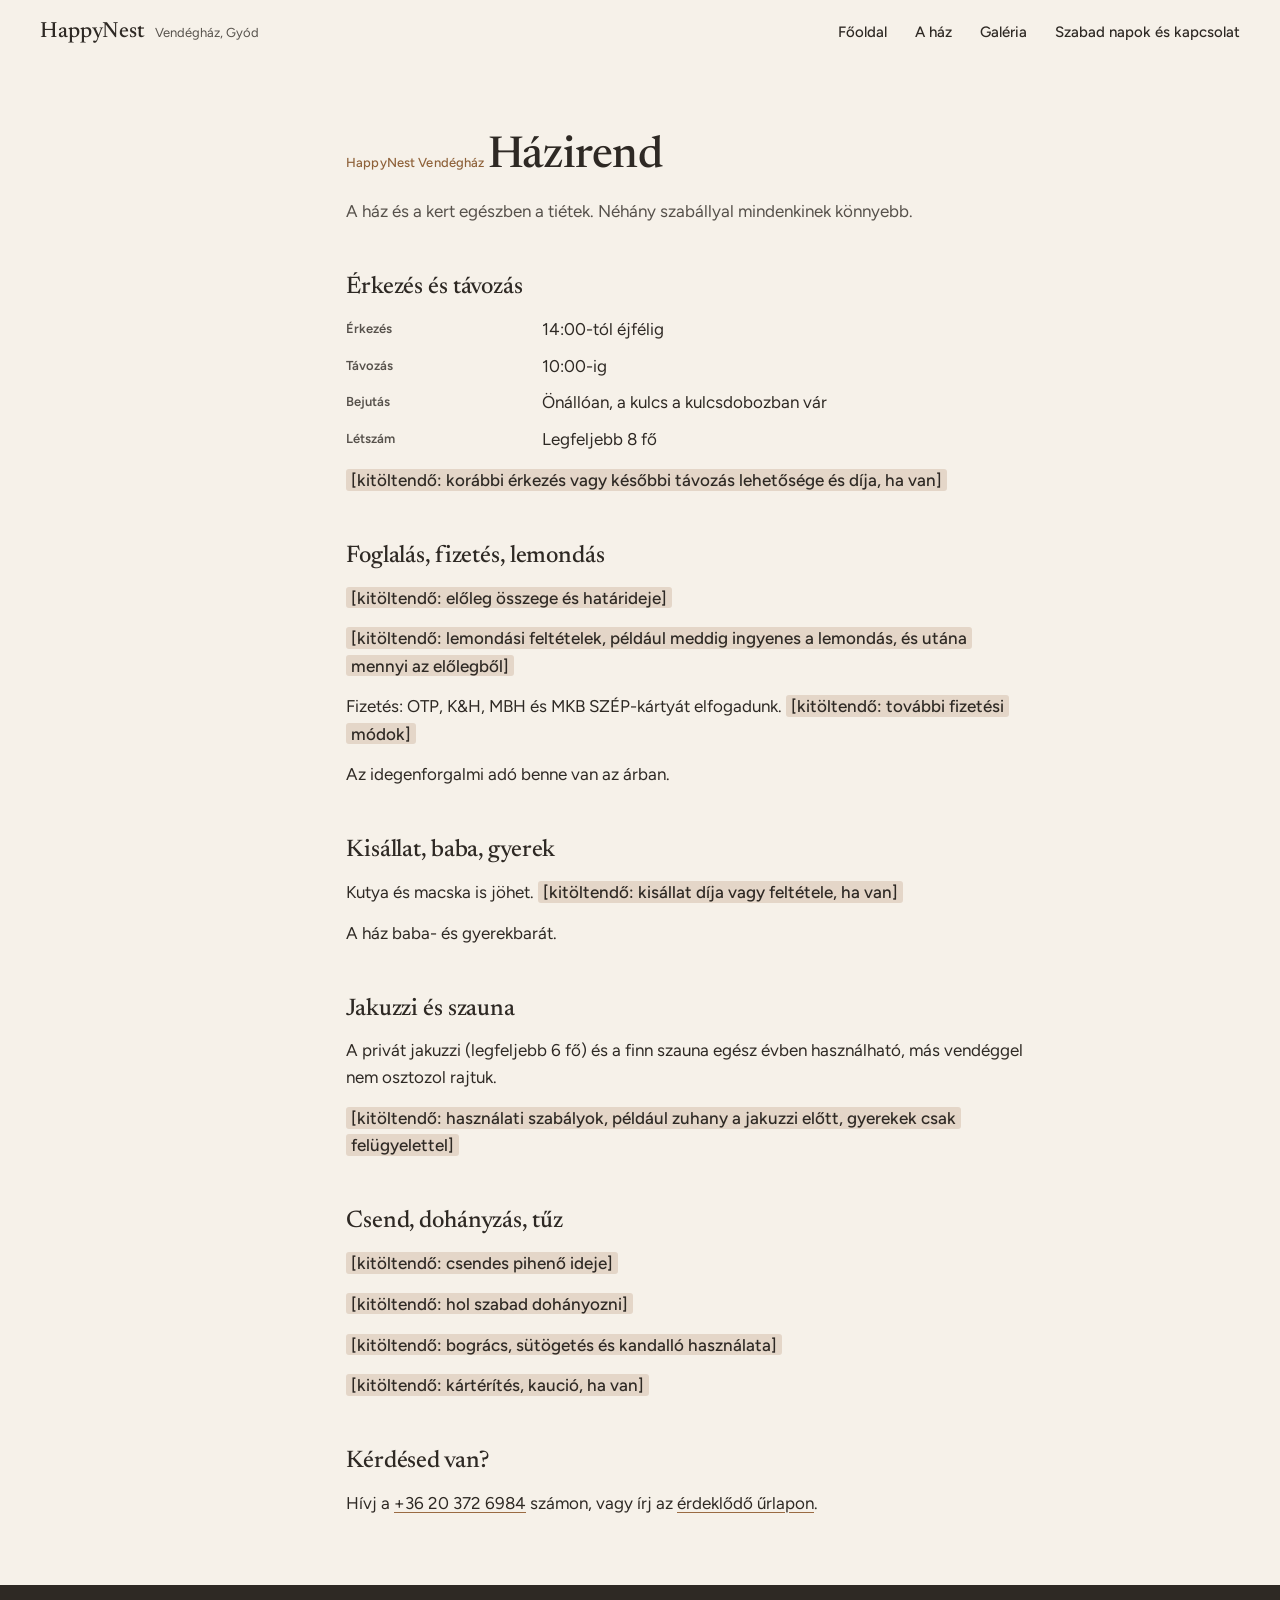
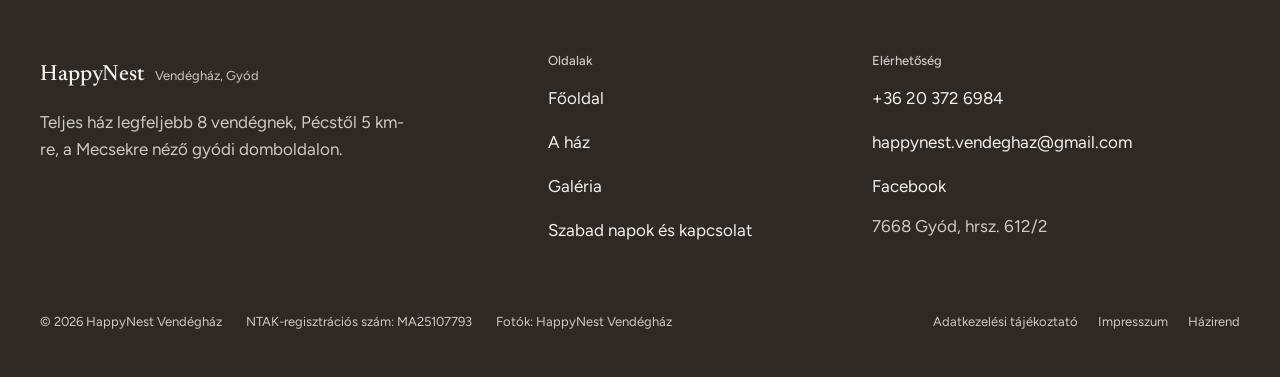
<file: hazirend.html>
<!doctype html>
<html lang="hu">
<head>
<meta charset="utf-8">
  <meta name="robots" content="noindex, nofollow">
<meta name="viewport" content="width=device-width, initial-scale=1">
<script>(function(d){d.className+=' js';try{var p=new URLSearchParams(location.search).get('paletta');if(p&&/^[abc]$/.test(p))sessionStorage.setItem('hn-paletta',p);var s=sessionStorage.getItem('hn-paletta');if(s)d.setAttribute('data-paletta',s);var m=new URLSearchParams(location.search).get('motion');if(m==='1'||m==='0')sessionStorage.setItem('hn-motion',m);var k=sessionStorage.getItem('hn-motion');if(k==='1'?false:(k==='0'?true:matchMedia('(prefers-reduced-motion: reduce)').matches))d.className+=' hn-csendes'}catch(e){}})(document.documentElement);</script>
<title>Házirend · HappyNest Vendégház, Gyód</title>
<meta name="description" content="Érkezés 14 órától, távozás 10 óráig, kulcsdobozos bejutás, kisállat, lemondás: a HappyNest Vendégház házirendje.">
<meta property="og:type" content="website">
<meta property="og:locale" content="hu_HU">
<meta property="og:title" content="Házirend · HappyNest Vendégház, Gyód">
<meta property="og:description" content="Érkezés 14 órától, távozás 10 óráig, kulcsdobozos bejutás, kisállat, lemondás: a HappyNest Vendégház házirendje.">
<meta property="og:image" content="media/nyito-szeles-1200.webp">
<meta name="theme-color" content="#F6F1E9">
<link rel="icon" href="favicon.ico" sizes="any">
<link rel="apple-touch-icon" href="apple-touch-icon.png">
<link rel="stylesheet" href="js/vendor/lenis.css?v=9">
<link rel="stylesheet" href="css/paletta.css?v=9">
<link rel="stylesheet" href="css/alap.css?v=9">
<link rel="stylesheet" href="css/oldalak.css?v=9">
<link rel="stylesheet" href="css/aloldal.css?v=9">
</head>
<body class="p-jogi">
<a class="ugro" href="#tartalom">Ugrás a tartalomra</a>
<header class="fej" data-fej>
  <div class="wrap fej__in">
    <a class="logo" href="index.html"><span class="logo__nev" translate="no">HappyNest</span><span class="logo__hely">Vendégház, Gyód</span></a>
    <nav class="fej__nav" aria-label="Fő navigáció"><a href="index.html">Főoldal</a><a href="a-haz.html">A ház</a><a href="galeria.html">Galéria</a><a href="kapcsolat.html">Szabad napok és kapcsolat</a></nav>
    <button class="fej__menu" type="button" aria-expanded="false" aria-controls="menu" data-menu-nyit>Menü</button>
  </div>
</header>
<div class="menu" id="menu" role="dialog" aria-modal="true" aria-label="Menü" data-menu hidden>
  <div class="wrap menu__in">
    <div class="menu__fej"><span class="logo__nev" translate="no">HappyNest</span><button class="fej__menu" type="button" data-menu-zar>Bezár</button></div>
    <nav aria-label="Mobil navigáció"><ul class="menu__lista"><li><a href="index.html">Főoldal</a></li><li><a href="a-haz.html">A ház</a></li><li><a href="galeria.html">Galéria</a></li><li><a href="kapcsolat.html">Szabad napok és kapcsolat</a></li></ul></nav>
    <p class="menu__lab"><a href="tel:+36203726984">+36 20 372 6984</a><a href="mailto:happynest.vendeghaz@gmail.com">happynest.vendeghaz@gmail.com</a></p>
  </div>
</div>

<main id="tartalom">
  <article class="jog jog--hazirend sz" aria-labelledby="hr-oldal-cim">
    <div class="wrap racs">
      <header class="jog__fej" data-r>
        <h1 id="hr-oldal-cim"><span class="cimke">HappyNest Vendégház </span>Házirend</h1>
        <p class="lead">A ház és a kert egészben a tiétek. Néhány szabállyal mindenkinek könnyebb.</p>
      </header>
      <div class="jog__szoveg">
        <section aria-labelledby="h-erk">
          <h2 id="h-erk">Érkezés és távozás</h2>
          <dl class="jog__adat">
            <div><dt>Érkezés</dt><dd>14:00-tól éjfélig</dd></div>
            <div><dt>Távozás</dt><dd>10:00-ig</dd></div>
            <div><dt>Bejutás</dt><dd>Önállóan, a kulcs a kulcsdobozban vár</dd></div>
            <div><dt>Létszám</dt><dd>Legfeljebb 8 fő</dd></div>
          </dl>
          <p><mark class="kitolt">[kitöltendő: korábbi érkezés vagy későbbi távozás lehetősége és díja, ha van]</mark></p>
        </section>

        <section aria-labelledby="h-lemond">
          <h2 id="h-lemond">Foglalás, fizetés, lemondás</h2>
          <p><mark class="kitolt">[kitöltendő: előleg összege és határideje]</mark></p>
          <p><mark class="kitolt">[kitöltendő: lemondási feltételek, például meddig ingyenes a lemondás, és utána mennyi az előlegből]</mark></p>
          <p>Fizetés: OTP, K&amp;H, MBH és MKB SZÉP-kártyát elfogadunk. <mark class="kitolt">[kitöltendő: további fizetési módok]</mark></p>
          <p>Az idegenforgalmi adó benne van az árban.</p>
        </section>

        <section aria-labelledby="h-allat">
          <h2 id="h-allat">Kisállat, baba, gyerek</h2>
          <p>Kutya és macska is jöhet. <mark class="kitolt">[kitöltendő: kisállat díja vagy feltétele, ha van]</mark></p>
          <p>A ház baba- és gyerekbarát.</p>
        </section>

        <section aria-labelledby="h-well">
          <h2 id="h-well">Jakuzzi és szauna</h2>
          <p>A privát jakuzzi (legfeljebb 6 fő) és a finn szauna egész évben használható, más vendéggel nem osztozol rajtuk.</p>
          <p><mark class="kitolt">[kitöltendő: használati szabályok, például zuhany a jakuzzi előtt, gyerekek csak felügyelettel]</mark></p>
        </section>

        <section aria-labelledby="h-egyeb">
          <h2 id="h-egyeb">Csend, dohányzás, tűz</h2>
          <p><mark class="kitolt">[kitöltendő: csendes pihenő ideje]</mark></p>
          <p><mark class="kitolt">[kitöltendő: hol szabad dohányozni]</mark></p>
          <p><mark class="kitolt">[kitöltendő: bogrács, sütögetés és kandalló használata]</mark></p>
          <p><mark class="kitolt">[kitöltendő: kártérítés, kaució, ha van]</mark></p>
        </section>

        <section aria-labelledby="h-kerdes">
          <h2 id="h-kerdes">Kérdésed van?</h2>
          <p>Hívj a <a class="be" href="tel:+36203726984">+36 20 372 6984</a> számon, vagy írj az <a class="be" href="kapcsolat.html#erdeklodes">érdeklődő űrlapon</a>.</p>
        </section>
      </div>
    </div>
  </article>
</main>
<footer class="lab">
  <div class="wrap lab__in">
    <div class="lab__marka">
      <p class="logo"><span class="logo__nev" translate="no">HappyNest</span><span class="logo__hely">Vendégház, Gyód</span></p>
      <p>Teljes ház legfeljebb 8 vendégnek, Pécstől 5 km-re, a Mecsekre néző gyódi domboldalon.</p>
    </div>
    <nav class="lab__nav" aria-label="Lábléc navigáció"><h2>Oldalak</h2><ul><li><a href="index.html">Főoldal</a></li><li><a href="a-haz.html">A ház</a></li><li><a href="galeria.html">Galéria</a></li><li><a href="kapcsolat.html">Szabad napok és kapcsolat</a></li></ul></nav>
    <div class="lab__adat">
      <h2>Elérhetőség</h2>
      <ul><li><a href="tel:+36203726984">+36 20 372 6984</a></li><li><a href="mailto:happynest.vendeghaz@gmail.com">happynest.vendeghaz@gmail.com</a></li><li><a href="https://www.facebook.com/profile.php?id=100092262921616" rel="noopener">Facebook</a></li></ul>
      <p>7668 Gyód, hrsz. 612/2</p>
    </div>
  </div>
  <div class="wrap lab__also"><span>© 2026 HappyNest Vendégház</span><span>NTAK-regisztrációs szám: MA25107793</span><span>Fotók: HappyNest Vendégház</span><nav class="lab__jogi" aria-label="Jogi információk"><a href="adatvedelem.html">Adatkezelési tájékoztató</a><a href="impresszum.html">Impresszum</a><a href="hazirend.html">Házirend</a></nav></div>
</footer>
<script src="js/hn.js?v=9" defer></script>
</body>
</html>
</file>
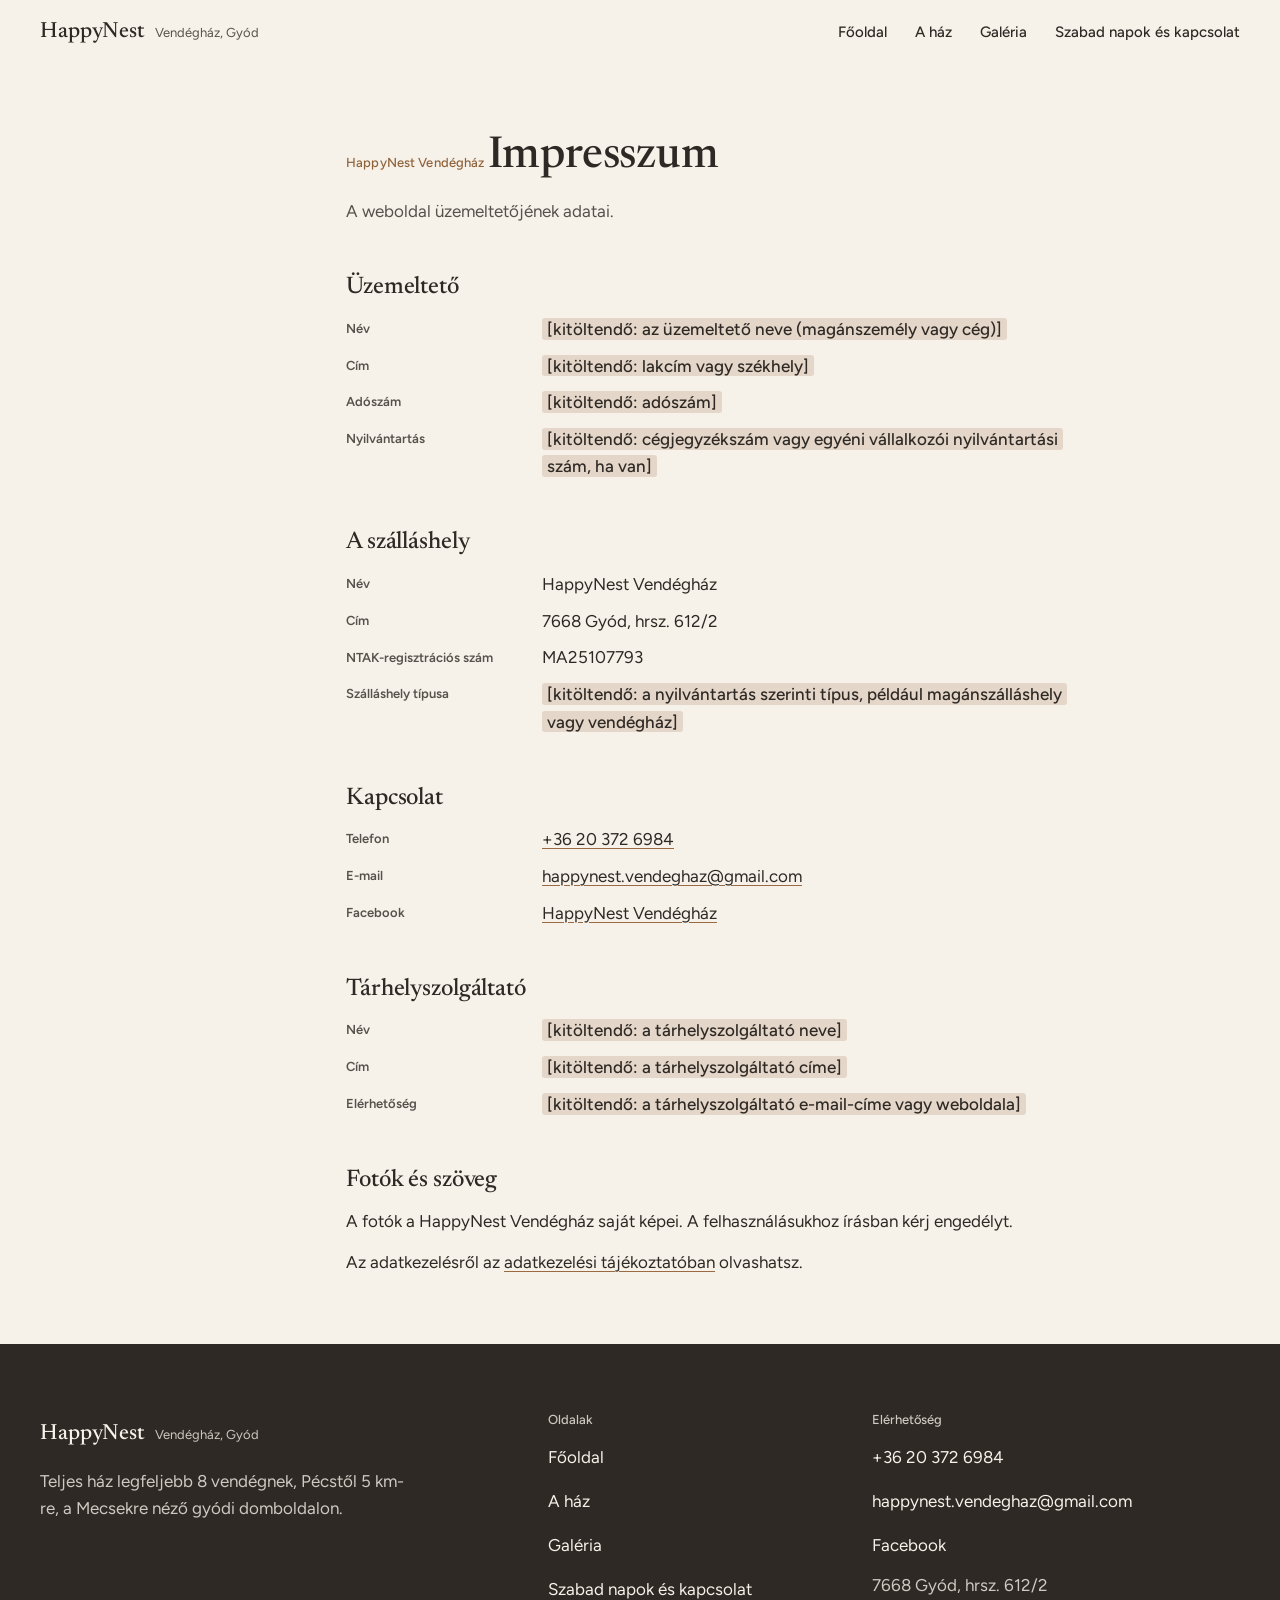
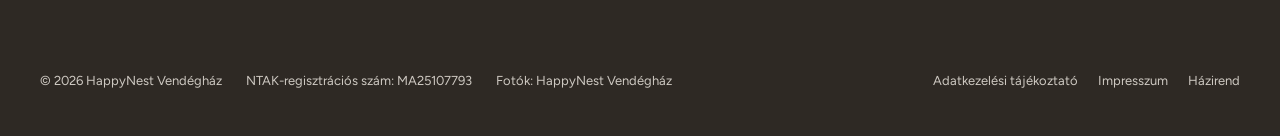
<file: impresszum.html>
<!doctype html>
<html lang="hu">
<head>
<meta charset="utf-8">
  <meta name="robots" content="noindex, nofollow">
<meta name="viewport" content="width=device-width, initial-scale=1">
<script>(function(d){d.className+=' js';try{var p=new URLSearchParams(location.search).get('paletta');if(p&&/^[abc]$/.test(p))sessionStorage.setItem('hn-paletta',p);var s=sessionStorage.getItem('hn-paletta');if(s)d.setAttribute('data-paletta',s);var m=new URLSearchParams(location.search).get('motion');if(m==='1'||m==='0')sessionStorage.setItem('hn-motion',m);var k=sessionStorage.getItem('hn-motion');if(k==='1'?false:(k==='0'?true:matchMedia('(prefers-reduced-motion: reduce)').matches))d.className+=' hn-csendes'}catch(e){}})(document.documentElement);</script>
<title>Impresszum · HappyNest Vendégház, Gyód</title>
<meta name="description" content="A HappyNest Vendégház weboldalának üzemeltetője, elérhetősége, NTAK-száma és tárhelyszolgáltatója.">
<meta property="og:type" content="website">
<meta property="og:locale" content="hu_HU">
<meta property="og:title" content="Impresszum · HappyNest Vendégház, Gyód">
<meta property="og:description" content="A HappyNest Vendégház weboldalának üzemeltetője, elérhetősége, NTAK-száma és tárhelyszolgáltatója.">
<meta property="og:image" content="media/nyito-szeles-1200.webp">
<meta name="theme-color" content="#F6F1E9">
<link rel="icon" href="favicon.ico" sizes="any">
<link rel="apple-touch-icon" href="apple-touch-icon.png">
<link rel="stylesheet" href="js/vendor/lenis.css?v=9">
<link rel="stylesheet" href="css/paletta.css?v=9">
<link rel="stylesheet" href="css/alap.css?v=9">
<link rel="stylesheet" href="css/oldalak.css?v=9">
<link rel="stylesheet" href="css/aloldal.css?v=9">
</head>
<body class="p-jogi">
<a class="ugro" href="#tartalom">Ugrás a tartalomra</a>
<header class="fej" data-fej>
  <div class="wrap fej__in">
    <a class="logo" href="index.html"><span class="logo__nev" translate="no">HappyNest</span><span class="logo__hely">Vendégház, Gyód</span></a>
    <nav class="fej__nav" aria-label="Fő navigáció"><a href="index.html">Főoldal</a><a href="a-haz.html">A ház</a><a href="galeria.html">Galéria</a><a href="kapcsolat.html">Szabad napok és kapcsolat</a></nav>
    <button class="fej__menu" type="button" aria-expanded="false" aria-controls="menu" data-menu-nyit>Menü</button>
  </div>
</header>
<div class="menu" id="menu" role="dialog" aria-modal="true" aria-label="Menü" data-menu hidden>
  <div class="wrap menu__in">
    <div class="menu__fej"><span class="logo__nev" translate="no">HappyNest</span><button class="fej__menu" type="button" data-menu-zar>Bezár</button></div>
    <nav aria-label="Mobil navigáció"><ul class="menu__lista"><li><a href="index.html">Főoldal</a></li><li><a href="a-haz.html">A ház</a></li><li><a href="galeria.html">Galéria</a></li><li><a href="kapcsolat.html">Szabad napok és kapcsolat</a></li></ul></nav>
    <p class="menu__lab"><a href="tel:+36203726984">+36 20 372 6984</a><a href="mailto:happynest.vendeghaz@gmail.com">happynest.vendeghaz@gmail.com</a></p>
  </div>
</div>

<main id="tartalom">
  <article class="jog jog--impresszum sz" aria-labelledby="imp-cim">
    <div class="wrap racs">
      <header class="jog__fej" data-r>
        <h1 id="imp-cim"><span class="cimke">HappyNest Vendégház </span>Impresszum</h1>
        <p class="lead">A weboldal üzemeltetőjének adatai.</p>
      </header>
      <div class="jog__szoveg">
        <section aria-labelledby="h-uzem">
          <h2 id="h-uzem">Üzemeltető</h2>
          <dl class="jog__adat">
            <div><dt>Név</dt><dd><mark class="kitolt">[kitöltendő: az üzemeltető neve (magánszemély vagy cég)]</mark></dd></div>
            <div><dt>Cím</dt><dd><mark class="kitolt">[kitöltendő: lakcím vagy székhely]</mark></dd></div>
            <div><dt>Adószám</dt><dd><mark class="kitolt">[kitöltendő: adószám]</mark></dd></div>
            <div><dt>Nyilvántartás</dt><dd><mark class="kitolt">[kitöltendő: cégjegyzékszám vagy egyéni vállalkozói nyilvántartási szám, ha van]</mark></dd></div>
          </dl>
        </section>

        <section aria-labelledby="h-szallas">
          <h2 id="h-szallas">A szálláshely</h2>
          <dl class="jog__adat">
            <div><dt>Név</dt><dd>HappyNest Vendégház</dd></div>
            <div><dt>Cím</dt><dd>7668 Gyód, hrsz. 612/2</dd></div>
            <div><dt>NTAK-regisztrációs szám</dt><dd>MA25107793</dd></div>
            <div><dt>Szálláshely típusa</dt><dd><mark class="kitolt">[kitöltendő: a nyilvántartás szerinti típus, például magánszálláshely vagy vendégház]</mark></dd></div>
          </dl>
        </section>

        <section aria-labelledby="h-kapcs">
          <h2 id="h-kapcs">Kapcsolat</h2>
          <dl class="jog__adat">
            <div><dt>Telefon</dt><dd><a class="be" href="tel:+36203726984">+36 20 372 6984</a></dd></div>
            <div><dt>E-mail</dt><dd><a class="be" href="mailto:happynest.vendeghaz@gmail.com">happynest.vendeghaz@gmail.com</a></dd></div>
            <div><dt>Facebook</dt><dd><a class="be" href="https://www.facebook.com/profile.php?id=100092262921616" rel="noopener">HappyNest Vendégház</a></dd></div>
          </dl>
        </section>

        <section aria-labelledby="h-tarhely">
          <h2 id="h-tarhely">Tárhelyszolgáltató</h2>
          <dl class="jog__adat">
            <div><dt>Név</dt><dd><mark class="kitolt">[kitöltendő: a tárhelyszolgáltató neve]</mark></dd></div>
            <div><dt>Cím</dt><dd><mark class="kitolt">[kitöltendő: a tárhelyszolgáltató címe]</mark></dd></div>
            <div><dt>Elérhetőség</dt><dd><mark class="kitolt">[kitöltendő: a tárhelyszolgáltató e-mail-címe vagy weboldala]</mark></dd></div>
          </dl>
        </section>

        <section aria-labelledby="h-foto">
          <h2 id="h-foto">Fotók és szöveg</h2>
          <p>A fotók a HappyNest Vendégház saját képei. A felhasználásukhoz írásban kérj engedélyt.</p>
          <p>Az adatkezelésről az <a class="be" href="adatvedelem.html">adatkezelési tájékoztatóban</a> olvashatsz.</p>
        </section>
      </div>
    </div>
  </article>
</main>
<footer class="lab">
  <div class="wrap lab__in">
    <div class="lab__marka">
      <p class="logo"><span class="logo__nev" translate="no">HappyNest</span><span class="logo__hely">Vendégház, Gyód</span></p>
      <p>Teljes ház legfeljebb 8 vendégnek, Pécstől 5 km-re, a Mecsekre néző gyódi domboldalon.</p>
    </div>
    <nav class="lab__nav" aria-label="Lábléc navigáció"><h2>Oldalak</h2><ul><li><a href="index.html">Főoldal</a></li><li><a href="a-haz.html">A ház</a></li><li><a href="galeria.html">Galéria</a></li><li><a href="kapcsolat.html">Szabad napok és kapcsolat</a></li></ul></nav>
    <div class="lab__adat">
      <h2>Elérhetőség</h2>
      <ul><li><a href="tel:+36203726984">+36 20 372 6984</a></li><li><a href="mailto:happynest.vendeghaz@gmail.com">happynest.vendeghaz@gmail.com</a></li><li><a href="https://www.facebook.com/profile.php?id=100092262921616" rel="noopener">Facebook</a></li></ul>
      <p>7668 Gyód, hrsz. 612/2</p>
    </div>
  </div>
  <div class="wrap lab__also"><span>© 2026 HappyNest Vendégház</span><span>NTAK-regisztrációs szám: MA25107793</span><span>Fotók: HappyNest Vendégház</span><nav class="lab__jogi" aria-label="Jogi információk"><a href="adatvedelem.html">Adatkezelési tájékoztató</a><a href="impresszum.html">Impresszum</a><a href="hazirend.html">Házirend</a></nav></div>
</footer>
<script src="js/hn.js?v=9" defer></script>
</body>
</html>
</file>
<file: js/vendor/lenis.css>
html.lenis,
html.lenis body {
  height: auto;
}

.lenis:not(.lenis-autoToggle).lenis-stopped {
  overflow: clip;
}

.lenis [data-lenis-prevent],
.lenis [data-lenis-prevent-wheel],
.lenis [data-lenis-prevent-touch],
.lenis [data-lenis-prevent-vertical],
.lenis [data-lenis-prevent-horizontal] {
  overscroll-behavior: contain;
}

.lenis.lenis-smooth iframe {
  pointer-events: none;
}

.lenis.lenis-autoToggle {
  transition-property: overflow;
  transition-duration: 1ms;
  transition-behavior: allow-discrete;
}
</file>
<file: css/paletta.css>
/* HappyNest v5 · paletták. Mindhárom ugyanazokat a szerepeket tölti ki:
   alap = lap háttere, szoveg = szöveg és a sötét szakasz háttere, akcent = az egyetlen kiemelő szín,
   akcent-sz = az akcent szövegre és kitöltésre biztonságos árnyalata (≥ 4,5:1 az alapon és az alappal).
   Az (A) és a (C) akcentje eleve elég sötét, ezért ott a kettő azonos. A (B) #9A6B43 akcentje az alapon
   csak 4,1:1, ezért szövegnél és kitöltésnél #8E6139 lép a helyére (4,8:1).
   A többi szín ugyanebből a háromból kevert árnyalat (sRGB keverés, kiszámítva:
   Claude tesztelés\happynest-v5-2026-11-19\paletta-szamol.py), új színt nem vezet be.

   A VÁLASZTÁS (2026-11-19, Levente): (B) natúr fa és len. A VÁLASZTÁS EGY SOR: az alábbi „AKTÍV PALETTA” sorban írd át az összes „a-” előtagot „b-”-re vagy „c-”-re
   (egy keresés-csere ebben az egy sorban).
   s-akcent = az akcent a sötét szakaszon (B: #C3A78E, 6,3:1 a #2E2924-en).
   Előnézet csere nélkül: index.html?paletta=b (a böngészőfül bezárásáig megmarad; ?paletta=a visszaállít). */

:root{
  /* (A) erdei zsálya */
  --a-alap:#F4F2EC;--a-szoveg:#23302A;--a-akcent:#4F6B57;--a-akcent-sz:#4F6B57;
  --a-felulet:#E7E6E0;--a-halk:#4D5751;--a-vonal:#CECFC9;--a-s-halk:#CACBC5;--a-s-vonal:#515B55;--a-akcent-hatar:#99A89A;--a-akcent-halvany:#D3D7CE;--a-gomb-hover:#496351;--a-mezo-hatar:#ABAEA8;--a-s-akcent:#99A89A;
  /* (B) natúr fa és len */
  --b-alap:#F6F1E9;--b-szoveg:#2E2924;--b-akcent:#9A6B43;--b-akcent-sz:#8E6139;
  --b-felulet:#EAE5DD;--b-halk:#56514B;--b-vonal:#D2CDC6;--b-s-halk:#CEC9C2;--b-s-vonal:#5A554F;--b-akcent-hatar:#C3A78E;--b-akcent-halvany:#E4D6C8;--b-gomb-hover:#815936;--b-mezo-hatar:#B0ABA4;--b-s-akcent:#C3A78E;
  /* (C) kék óra */
  --c-alap:#F3F4F5;--c-szoveg:#1F2933;--c-akcent:#3D5A73;--c-akcent-sz:#3D5A73;
  --c-felulet:#E6E8E9;--c-halk:#49525A;--c-vonal:#CDCFD2;--c-s-halk:#C9CBCE;--c-s-vonal:#4E565E;--c-akcent-hatar:#8F9FAE;--c-akcent-halvany:#CFD5DB;--c-gomb-hover:#39536A;--c-mezo-hatar:#A9ADB1;--c-s-akcent:#8F9FAE;
}

/* AKTÍV PALETTA */
:root{--alap:var(--b-alap);--szoveg:var(--b-szoveg);--akcent:var(--b-akcent);--akcent-sz:var(--b-akcent-sz);--felulet:var(--b-felulet);--halk:var(--b-halk);--vonal:var(--b-vonal);--s-halk:var(--b-s-halk);--s-vonal:var(--b-s-vonal);--akcent-hatar:var(--b-akcent-hatar);--akcent-halvany:var(--b-akcent-halvany);--gomb-hover:var(--b-gomb-hover);--mezo-hatar:var(--b-mezo-hatar);--s-akcent:var(--b-s-akcent)}

/* előnézet ?paletta=a|b|c paraméterrel (a fejléc inline szkriptje teszi a data-paletta attribútumot) */
:root[data-paletta="a"]{--alap:var(--a-alap);--szoveg:var(--a-szoveg);--akcent:var(--a-akcent);--akcent-sz:var(--a-akcent-sz);--felulet:var(--a-felulet);--halk:var(--a-halk);--vonal:var(--a-vonal);--s-halk:var(--a-s-halk);--s-vonal:var(--a-s-vonal);--akcent-hatar:var(--a-akcent-hatar);--akcent-halvany:var(--a-akcent-halvany);--gomb-hover:var(--a-gomb-hover);--mezo-hatar:var(--a-mezo-hatar);--s-akcent:var(--a-s-akcent)}
:root[data-paletta="b"]{--alap:var(--b-alap);--szoveg:var(--b-szoveg);--akcent:var(--b-akcent);--akcent-sz:var(--b-akcent-sz);--felulet:var(--b-felulet);--halk:var(--b-halk);--vonal:var(--b-vonal);--s-halk:var(--b-s-halk);--s-vonal:var(--b-s-vonal);--akcent-hatar:var(--b-akcent-hatar);--akcent-halvany:var(--b-akcent-halvany);--gomb-hover:var(--b-gomb-hover);--mezo-hatar:var(--b-mezo-hatar);--s-akcent:var(--b-s-akcent)}
:root[data-paletta="c"]{--alap:var(--c-alap);--szoveg:var(--c-szoveg);--akcent:var(--c-akcent);--akcent-sz:var(--c-akcent-sz);--felulet:var(--c-felulet);--halk:var(--c-halk);--vonal:var(--c-vonal);--s-halk:var(--c-s-halk);--s-vonal:var(--c-s-vonal);--akcent-hatar:var(--c-akcent-hatar);--akcent-halvany:var(--c-akcent-halvany);--gomb-hover:var(--c-gomb-hover);--mezo-hatar:var(--c-mezo-hatar);--s-akcent:var(--c-s-akcent)}

/* sötét szakasz: a szövegszín lesz a háttér, az alap a szöveg */
:root{--s-alap:var(--szoveg);--s-szoveg:var(--alap)}
</file>
<file: css/alap.css>
/* HappyNest v5 · alap: betűk, méretskála, rács, fejléc, menü, lábléc, gombok, belépő.
   Méretek 1440 px-en: H1 44, H2 30, H3 19, törzs 17, címke 13 px; szakasz-padding 68 px (761-1199 px: 64, mobil 46 px). */

@font-face{font-family:"Newsreader";src:url(../fonts/newsreader-latin.woff2) format("woff2");font-weight:400 600;font-style:normal;font-display:swap;unicode-range:U+0000-00FF,U+0131,U+0152-0153,U+02BB-02BC,U+02C6,U+02DA,U+02DC,U+0304,U+0308,U+0329,U+2000-206F,U+20AC,U+2122,U+2191,U+2193,U+2212,U+2215,U+FEFF,U+FFFD}
@font-face{font-family:"Newsreader";src:url(../fonts/newsreader-latin-ext.woff2) format("woff2");font-weight:400 600;font-style:normal;font-display:swap;unicode-range:U+0100-02BA,U+02BD-02C5,U+02C7-02CC,U+02CE-02D7,U+02DD-02FF,U+1E00-1E9F,U+1EF2-1EFF,U+2020,U+20A0-20AB,U+20AD-20C4,U+2113,U+2C60-2C7F,U+A720-A7FF}
@font-face{font-family:"Figtree";src:url(../fonts/figtree-400-latin.woff2) format("woff2");font-weight:400;font-display:swap;unicode-range:U+0000-00FF,U+0131,U+0152-0153,U+02BB-02BC,U+02C6,U+02DA,U+02DC,U+0304,U+0308,U+0329,U+2000-206F,U+20AC,U+2122,U+2191,U+2193,U+2212,U+2215,U+FEFF,U+FFFD}
@font-face{font-family:"Figtree";src:url(../fonts/figtree-400-latin-ext.woff2) format("woff2");font-weight:400;font-display:swap;unicode-range:U+0100-02BA,U+02BD-02C5,U+02C7-02CC,U+02CE-02D7,U+02DD-02FF,U+1E00-1E9F,U+1EF2-1EFF,U+2020,U+20A0-20AB,U+20AD-20C4,U+2113,U+2C60-2C7F,U+A720-A7FF}
@font-face{font-family:"Figtree";src:url(../fonts/figtree-500-latin.woff2) format("woff2");font-weight:500;font-display:swap;unicode-range:U+0000-00FF,U+0131,U+0152-0153,U+02BB-02BC,U+02C6,U+02DA,U+02DC,U+0304,U+0308,U+0329,U+2000-206F,U+20AC,U+2122,U+2191,U+2193,U+2212,U+2215,U+FEFF,U+FFFD}
@font-face{font-family:"Figtree";src:url(../fonts/figtree-500-latin-ext.woff2) format("woff2");font-weight:500;font-display:swap;unicode-range:U+0100-02BA,U+02BD-02C5,U+02C7-02CC,U+02CE-02D7,U+02DD-02FF,U+1E00-1E9F,U+1EF2-1EFF,U+2020,U+20A0-20AB,U+20AD-20C4,U+2113,U+2C60-2C7F,U+A720-A7FF}
@font-face{font-family:"Figtree";src:url(../fonts/figtree-600-latin.woff2) format("woff2");font-weight:600;font-display:swap;unicode-range:U+0000-00FF,U+0131,U+0152-0153,U+02BB-02BC,U+02C6,U+02DA,U+02DC,U+0304,U+0308,U+0329,U+2000-206F,U+20AC,U+2122,U+2191,U+2193,U+2212,U+2215,U+FEFF,U+FFFD}
@font-face{font-family:"Figtree";src:url(../fonts/figtree-600-latin-ext.woff2) format("woff2");font-weight:600;font-display:swap;unicode-range:U+0100-02BA,U+02BD-02C5,U+02C7-02CC,U+02CE-02D7,U+02DD-02FF,U+1E00-1E9F,U+1EF2-1EFF,U+2020,U+20A0-20AB,U+20AD-20C4,U+2113,U+2C60-2C7F,U+A720-A7FF}

:root{
  --serif:"Newsreader",Georgia,"Times New Roman",serif;
  --sans:"Figtree",system-ui,-apple-system,"Segoe UI",sans-serif;
  /* betűskála (mobil alap, töréspontonként lépcső) */
  --t-h1:1.875rem; --t-h2:1.5rem; --t-h3:1.125rem; --t-torzs:1rem; --t-lead:1rem; --t-cimke:.8125rem;
  /* térköz: statikus lépcsők (a statikus szkennelő a clamp()-et nem érti) */
  --side:1.25rem; --sz:2.875rem; --res:1.25rem; --res-2:2rem; --sor:2.5rem;
  --nav:3.5rem; --r:6px; --max:75rem;
  --ease:cubic-bezier(.22,.61,.36,1);
}
@media (min-width:761px){
  :root{--t-h1:2.25rem;--t-h2:1.75rem;--t-h3:1.1875rem;--t-torzs:1.0625rem;--t-lead:1.0625rem;
        --side:2rem;--sz:4rem;--res:1.5rem;--res-2:2.5rem;--sor:3rem;--nav:4rem}
}
@media (min-width:1200px){
  :root{--t-h1:2.75rem;--t-h2:1.875rem;--sz:4.25rem;--res-2:3rem;--sor:3.5rem}
}

*,*::before,*::after{box-sizing:border-box}
html{-webkit-text-size-adjust:100%;scroll-behavior:auto;overflow-x:clip;background:var(--alap)}
body{margin:0;background:var(--alap);color:var(--szoveg);font-family:var(--sans);font-size:var(--t-torzs);line-height:1.6;overflow-x:clip;text-rendering:optimizeLegibility;-webkit-font-smoothing:antialiased}
img{display:block;max-width:100%;height:auto}
a{color:inherit}
h1,h2,h3,p,dl,dd,ul,ol,figure{margin:0}
ul,ol{padding:0;list-style:none}
h1,h2,h3{font-family:var(--serif);font-weight:500;letter-spacing:-.005em;text-wrap:balance}
h1{font-size:var(--t-h1);line-height:1.14}
h2{font-size:var(--t-h2);line-height:1.2}
h3{font-size:var(--t-h3);line-height:1.3;font-weight:600}
p{text-wrap:pretty;max-width:62ch}
.lead{font-size:var(--t-lead);line-height:1.6;color:var(--halk)}
.halk{color:var(--halk)}
.cimke{font-family:var(--sans);font-size:var(--t-cimke);font-weight:500;line-height:1.4;letter-spacing:.01em;color:var(--akcent-sz)}
.sr-only{position:absolute;width:1px;height:1px;padding:0;margin:-1px;overflow:hidden;clip:rect(0 0 0 0);white-space:nowrap;border:0}
:focus-visible{outline:2px solid var(--akcent-sz);outline-offset:3px;border-radius:2px}

.wrap{width:100%;max-width:calc(var(--max) + 2 * var(--side));margin-left:auto;margin-right:auto;padding-left:var(--side);padding-right:var(--side)}
.sz{padding-top:var(--sz);padding-bottom:var(--sz)}
.racs{display:grid;grid-template-columns:repeat(12,minmax(0,1fr));column-gap:var(--res)}
.racs > *{grid-column:1 / -1}

.ugro{position:absolute;left:var(--side);top:-4rem;z-index:60;background:var(--szoveg);color:var(--alap);padding:.6rem 1rem;border-radius:var(--r);font-weight:500;text-decoration:none}
.ugro:focus{top:.5rem}

/* gombok és linkek */
.gomb{display:inline-flex;align-items:center;justify-content:center;min-height:2.875rem;padding:.7rem 1.35rem;border-radius:var(--r);background:var(--akcent-sz);color:var(--alap);font:600 1rem/1.2 var(--sans);text-decoration:none;border:1px solid var(--akcent-sz);cursor:pointer;transition:background-color .2s var(--ease),transform .15s var(--ease)}
.gomb:hover{background:var(--gomb-hover)}
.gomb:active{transform:translateY(1px)}
.gomb--vonal{background:transparent;color:var(--szoveg);border-color:var(--vonal)}
.gomb--vonal:hover{background:var(--felulet)}
.lnk{display:inline-flex;align-items:center;min-height:2.75rem;color:var(--szoveg);font-weight:500;text-decoration:underline;text-decoration-color:var(--akcent);text-decoration-thickness:1px;text-underline-offset:.3em;transition:text-decoration-color .2s var(--ease)}
.lnk:hover{text-decoration-color:currentColor}
.be{color:inherit;text-decoration:underline;text-decoration-color:var(--akcent);text-decoration-thickness:1px;text-underline-offset:.2em}
.be:hover{text-decoration-color:currentColor}
.sotet .be{text-decoration-color:var(--s-akcent)}
.sorgomb{display:flex;flex-wrap:wrap;gap:.75rem 1.5rem;align-items:center}

/* fejléc: mindig látható, a menüpontok asztalon kint vannak */
.fej{position:sticky;top:0;z-index:40;background:var(--alap)}  /* alsó vonal nincs (Levente: felesleges csíkok ki) */
.fej__in{display:flex;align-items:center;justify-content:space-between;gap:2rem;height:var(--nav)}
.logo{display:inline-flex;align-items:baseline;gap:.6rem;min-height:2.75rem;padding-top:.7rem;text-decoration:none;color:var(--szoveg)}
.logo__nev{font-family:var(--serif);font-weight:500;font-size:1.375rem;line-height:1}
.logo__hely{font-size:var(--t-cimke);color:var(--halk);line-height:1}
.fej__nav{display:flex;gap:.25rem 1.75rem;align-items:center}
.fej__nav a{display:inline-flex;align-items:center;min-height:2.75rem;font-size:.9375rem;font-weight:500;color:var(--szoveg);text-decoration:none;border-bottom:1.5px solid transparent;transition:color .2s var(--ease)}
.fej__nav a:hover{color:var(--akcent-sz)}
/* az aktív oldal jelzése funkcionális: aláhúzás az aktuális menüponton */
.fej__nav a[aria-current="page"]{border-bottom-color:var(--akcent)}
.fej__menu{display:none;min-height:2.75rem;padding:.4rem .9rem;background:transparent;color:var(--szoveg);border:1px solid var(--vonal);border-radius:var(--r);font:500 .9375rem/1 var(--sans);cursor:pointer}

/* mobil menü (≤ 760 px) */
.menu{position:fixed;inset:0;z-index:50;background:var(--alap);overflow-y:auto}
.menu[hidden]{display:none}
.menu__in{display:flex;flex-direction:column;gap:1.5rem;min-height:100%;padding-bottom:2rem}
.menu__fej{display:flex;align-items:center;justify-content:space-between;height:var(--nav)}
.menu__fej .fej__menu{display:inline-flex;align-items:center}
.menu__lista a{display:flex;align-items:center;min-height:3.25rem;font-family:var(--serif);font-size:1.5rem;text-decoration:none;color:var(--szoveg)}
.menu__lista a[aria-current="page"]{color:var(--akcent-sz)}
.menu__lab{display:flex;flex-direction:column;gap:.25rem;margin-top:auto}
.menu__lab a{display:inline-flex;align-items:center;min-height:2.75rem;color:var(--halk)}
@media (max-width:760px){
  .fej__nav{display:none}
  .fej__menu{display:inline-flex;align-items:center}
  .logo__hely{display:none}
}

/* sötét szakasz (oldalanként legfeljebb egy, plusz a lábléc) */
.sotet{background:var(--s-alap);color:var(--s-szoveg)}
.sotet .lead,.sotet .halk{color:var(--s-halk)}
.sotet .cimke{color:var(--s-halk)}
.sotet .lnk{color:var(--s-szoveg);text-decoration-color:var(--s-akcent)}
.sotet :focus-visible{outline-color:var(--s-szoveg)}

/* lábléc */
.lab{background:var(--s-alap);color:var(--s-szoveg);padding-top:var(--sz);padding-bottom:2rem}
.lab a{color:var(--s-szoveg);text-decoration:none}
.lab a:hover{text-decoration:underline;text-underline-offset:.25em}
.lab__in{display:grid;gap:var(--res-2)}
.lab .logo{color:var(--s-szoveg)}
.lab .logo__hely{color:var(--s-halk);display:inline}
.lab__marka p:last-child{margin-top:.75rem;color:var(--s-halk);max-width:34ch}
.lab h2{font-family:var(--sans);font-size:var(--t-cimke);font-weight:500;color:var(--s-halk);margin-bottom:.5rem}
.lab ul a{display:inline-flex;align-items:center;min-height:2.75rem;min-width:2.75rem}
.lab__adat p{color:var(--s-halk);margin-top:.25rem}
.lab__also{display:flex;flex-wrap:wrap;align-items:center;gap:.25rem 1.5rem;margin-top:var(--res-2);font-size:var(--t-cimke);color:var(--s-halk)}
@media (min-width:761px){.lab__in{grid-template-columns:5fr 3fr 4fr}}

/* belépő (IntersectionObserver a hn.js-ben, GSAP nélkül): szöveg fade + 10 px fel; kép balról vagy jobbról 48 px;
   maszk = alulról nyíló vágás; lépcső = a gyerekek egymás után. Lágy ease-out, 0,6-0,8 s.
   Reduced-motion (.hn-csendes) és JS nélkül azonnal a végállapot. */
:root{--ease-ki:cubic-bezier(.16,1,.3,1)}
.js [data-r]{opacity:0;transform:translateY(10px);transition:opacity .6s var(--ease-ki),transform .6s var(--ease-ki)}
.js [data-r="bal"]{transform:translateX(-48px);transition-duration:.75s}
.js [data-r="jobb"]{transform:translateX(48px);transition-duration:.75s}
.js [data-r="maszk"]{opacity:1;transform:none;clip-path:inset(0 0 100% 0);transition:clip-path .8s var(--ease-ki)}
.js [data-r="lepcso"]{opacity:1;transform:none}
.js [data-r="lepcso"] > *{opacity:0;transform:translateY(6px);transition:opacity .45s var(--ease-ki),transform .45s var(--ease-ki);transition-delay:calc(var(--i, 0) * 28ms)}
.js [data-r].is-be{opacity:1;transform:none}
.js [data-r="maszk"].is-be{clip-path:inset(0 0 0 0)}
.js [data-r="lepcso"].is-be > *{opacity:1;transform:none}
.js [data-r="jobb"]:nth-child(3){transition-delay:.12s}
.hn-csendes [data-r],.hn-csendes [data-r="lepcso"] > *{opacity:1;transform:none;clip-path:none;transition:none}
@media (prefers-reduced-motion:reduce){
  .gomb,.lnk,.fej,.fej__nav a{transition:none}
}
</file>
<file: css/oldalak.css>
/* HappyNest v5 · oldalak. Képek a 1200 px-es tartalmi oszlopon belül; kép+szöveg kép ≤ fél szélesség és ≤ 480 px;
   a csempék egyforma arányúak. Teljes szélességű, képernyőnyi kép csak a nyitókép (≤ 72svh). */

figure{position:relative;overflow:hidden;border-radius:var(--r);background:var(--felulet)}
figure img{width:100%;height:100%;object-fit:cover}

/* ---------- első képernyő (A ház): a kép a maradék magasságot tölti ki, a hajtásnál nem vágódik ---------- */
.lapfej__in{display:grid;height:max(calc(100svh - var(--nav)), 34rem);padding-top:var(--res);padding-bottom:var(--res-2);row-gap:1.75rem}
.lapfej__in{grid-template-rows:auto minmax(12rem,1fr)}
.lapfej__kep{min-height:0;max-height:72svh;align-self:stretch}
.lapfej__kep{width:min(100%, 68.625rem)}  /* 11 hasáb: az 1920 px-es forrás 1,75-ös kijelzőn is éles */
.lapfej__kep img{object-position:50% 45%}
.op-bal{object-position:5% 50%}
.nyito__cim .cimke,.nyito__h1 .cimke,.lapfej h1 .cimke{display:block;margin-bottom:.5rem}

/* ---------- Főoldali nyitókép: „lassú mélység” (2026-11-19, hero 2, a „keretből teljes képernyőre” helyett) ----------
   A szakasz pontosan egy képernyő. A fotó az első pillanattól teljes; betöltés után 14 s alatt 1,08-ról 1-re lép
   hátrébb (Ken Burns, CSS-animáció az img-n). Felette ritka hóesés (canvas, a talaj felé elhalványul).
   Asztalon (≥ 761 px) a cím, a bevezető és a gombok a képen ülnek, alul a kép saját árnyéktónusú (#2E2924) fátyla
   fölött, krém betűvel; ez az oldal egyetlen helye, ahol szöveg kerül a képre. Mobilon (≤ 760 px) a kép a felső sorban
   áll, az alja a lap színébe olvad (.nyito__talaj ::before, maszkkal), a szöveg alatta sötét betűvel a lapon.
   Görgetésre (GSAP, hn.js) a kép rétege (.nyito__reteg) lassabban halad (y +28 %, mobilon +20 %), mint a lap és a
   szöveg: mélység. Egy elem egy mozgató: img = Ken Burns, .nyito__reteg = parallax. A fátyol a figure-höz tartozik,
   a szöveggel együtt halad, így a kontraszt görgetés közben sem változik.
   Reduced-motion és JS nélkül: nincs Ken Burns, hó, parallax; a szöveg azonnal látszik. */
.nyito{position:relative;display:grid;grid-template-rows:minmax(0,1fr) auto;margin-top:calc(-1 * var(--nav));height:max(100svh, 34rem);overflow:clip;background:var(--felulet);
  --fade:7.5rem}
.nyito__kep{grid-row:1 / 3;grid-column:1;position:relative;margin:0;border-radius:0;background:var(--felulet);min-height:0}
.nyito__reteg{position:absolute;inset:0}
.nyito__kep picture{display:block;height:100%}
.nyito__kep img{object-position:50% 55%;transform-origin:50% 62%}
.nyito__ho{position:absolute;inset:0;z-index:2;width:100%;height:100%;pointer-events:none;
  -webkit-mask-image:linear-gradient(to bottom,#000 0,#000 34%,transparent 60%);mask-image:linear-gradient(to bottom,#000 0,#000 34%,transparent 60%)}
.nyito__talaj{grid-row:2;grid-column:1;position:relative;z-index:3;padding-bottom:4.5rem}
.nyito__in{row-gap:1.5rem;align-items:end}
.nyito__sor{display:block}
.nyito__h1 .cimke{display:block;margin-bottom:.5rem}
.nyito__jobb{display:grid;gap:1.25rem;align-content:end}
@media (min-width:761px){
  /* fátyol: a kép saját árnyéktónusa, alulról; a szöveg-sáv fölött kifut (mérve: hero-kontraszt2.py) */
  .nyito__kep::after{content:"";position:absolute;inset:0;z-index:1;pointer-events:none;
    background:linear-gradient(to top,rgba(46,41,36,.9) 0,rgba(46,41,36,.82) 22%,rgba(46,41,36,.52) 40%,rgba(46,41,36,.18) 55%,rgba(46,41,36,0) 66%)}
  .nyito,.nyito__kep{background:var(--s-alap)}  /* ha a fotó nem jön meg, a krém szöveg sötét alapon marad olvasható */
  .nyito__kep img{object-position:50% 35%}
  .nyito__talaj{color:var(--alap)}
  .nyito__h1{grid-column:1 / 7;max-width:20ch;color:var(--alap)}
  .nyito__h1 .cimke{color:var(--alap)}  /* a képen az akcent-szín csak 3,8:1 lett (mérve), ezért krém */
  .nyito__jobb{grid-column:7 / 13}
  .nyito__jobb .lead{max-width:48ch;color:var(--s-halk)}
  .nyito__talaj .lnk{color:var(--alap);text-decoration-color:var(--s-akcent)}
  .nyito__talaj :focus-visible{outline-color:var(--alap)}
}
@media (max-width:760px){
  .nyito{height:max(100svh, 40rem)}
  .nyito__kep{grid-row:1}
  .nyito__kep img{object-position:50% 78%}
  .nyito__talaj{margin-top:calc(-1 * var(--fade));padding-top:var(--fade);padding-bottom:var(--sz)}
  .nyito__talaj::before{content:"";position:absolute;left:0;right:0;top:0;bottom:-40svh;z-index:-1;background:var(--alap);pointer-events:none;
    -webkit-mask-image:linear-gradient(to bottom,transparent 0,rgba(0,0,0,.18) calc(var(--fade) * .4),rgba(0,0,0,.66) calc(var(--fade) * .75),rgba(0,0,0,.94) var(--fade),#000 calc(var(--fade) + 3rem));
    mask-image:linear-gradient(to bottom,transparent 0,rgba(0,0,0,.18) calc(var(--fade) * .4),rgba(0,0,0,.66) calc(var(--fade) * .75),rgba(0,0,0,.94) var(--fade),#000 calc(var(--fade) + 3rem))}
}
/* belépő: a cím két sora maszkból emelkedik (CSS, a hn.js .is-be osztálya indítja), utána a bevezető és a gombok */
.js .nyito__sor{overflow:clip;padding-top:.16em;padding-bottom:.16em;margin-top:-.16em;margin-bottom:-.16em}
.js .nyito__sor > span{display:block;transform:translateY(130%)}
.js .nyito__jobb{opacity:0;transform:translateY(10px)}
.js .nyito.is-be .nyito__sor > span{transform:none;transition:transform 1.15s var(--ease-ki)}
.js .nyito.is-be .nyito__sor + .nyito__sor > span{transition-delay:.14s}
.js .nyito.is-be .nyito__jobb{opacity:1;transform:none;transition:opacity .8s var(--ease-ki) .42s,transform .8s var(--ease-ki) .42s}
.js .nyito__kep img{transform:scale(1.08)}
.js .nyito.is-be .nyito__kep img{animation:hn-kenburns 14s cubic-bezier(.2,.55,.3,1) both}
@keyframes hn-kenburns{from{transform:scale(1.08)}to{transform:scale(1)}}
.hn-csendes .nyito__sor > span,.hn-csendes .nyito__jobb{transform:none;opacity:1;transition:none}
.hn-csendes .nyito__kep img{transform:none;animation:none}
.hn-csendes .nyito__ho{display:none}

/* ---------- Főoldal (2026-11-19, t_65ed31db): szakaszonként más kompozíció a 12 hasábos rácson ----------
   Fészek = az oldal egyetlen kép-szöveg párja · A házban = mozaik (6 + 3 + 3 hasáb, közös felső és alsó él)
   · Wellness = szimmetrikus páros középen (2 × 4 hasáb, 4:5) · Vendégértékelés = tipográfiai szakasz kép nélkül
   · Kert és környék = vízszintesen görgethető képsor (natív scroll-snap) + kéthasábos szöveg.
   A képek a .kp dobozban ülnek, a felirat alatta; a kerekítés és a felület-háttér csak a képen van. */
.kicker{display:block;margin-bottom:.6rem;font-family:var(--sans);font-size:var(--t-cimke);font-weight:600;line-height:1.4;letter-spacing:.12em;text-transform:uppercase;color:var(--akcent-sz)}
.p-fo .m,.p-fo .kepsor figure,.p-fo .velemeny__idezet{overflow:visible;border-radius:0;background:none}
.kp{position:relative;overflow:hidden;border-radius:var(--r);background:var(--felulet)}
.kp img{position:absolute;inset:0;width:100%;height:100%;object-fit:cover}
.p-fo figcaption{margin-top:.75rem;font-size:1rem;line-height:1.45;color:var(--halk)}

/* Fészek: kép 4 hasáb (360 × 480), szöveg 6-12; alatta a tények egy sorban, keret és vonal nélkül */
.feszek .racs{row-gap:var(--res-2);align-items:center}
.feszek__kep{aspect-ratio:3 / 4;max-height:480px;width:100%;max-width:360px}
.feszek__szoveg{display:grid;gap:1.25rem}
.tenysor{display:grid;grid-template-columns:repeat(2,minmax(0,1fr));gap:1.25rem var(--res);margin-top:.75rem}
.tenysor dt{font-family:var(--serif);font-size:1.375rem;font-weight:500;line-height:1.2}
.tenysor dd{font-size:var(--t-cimke);font-weight:500;letter-spacing:.12em;text-transform:uppercase;color:var(--halk);line-height:1.4;margin-top:.3rem}
@media (min-width:761px){
  .feszek__kep{grid-column:1 / 5}
  .feszek__szoveg{grid-column:6 / 13}
  .tenysor{grid-template-columns:repeat(4,max-content);column-gap:3rem}
}

/* A házban: fej két hasábban, alatta mozaik; a kis képek a nagy kép magasságát veszik át (subgrid) */
.haz__fej{row-gap:1rem;align-items:start;margin-bottom:var(--res-2)}
.haz__lead{display:grid;gap:.5rem;justify-items:start}
.mozaik{display:grid;grid-template-columns:repeat(2,minmax(0,1fr));gap:1.75rem var(--res)}
.m--nagy{grid-column:1 / -1}
.m--nagy .kp{aspect-ratio:3 / 2}
.m--kis .kp{aspect-ratio:3 / 4}
@media (min-width:761px){
  .haz__fej h2{grid-column:1 / 7}
  .haz__lead{grid-column:8 / 13;padding-top:1.75rem}
  .mozaik{grid-template-columns:repeat(12,minmax(0,1fr));grid-template-rows:auto auto;row-gap:0}
  .m{display:grid;grid-template-rows:subgrid;grid-row:span 2}
  .m--nagy{grid-column:1 / 7}
  .m--kis:nth-child(2){grid-column:7 / 10}
  .m--kis:nth-child(3){grid-column:10 / 13}
  .m--kis .kp{aspect-ratio:auto}
}
@supports not (grid-template-rows:subgrid){
  @media (min-width:761px){.m{display:block}.m--kis .kp{aspect-ratio:3 / 4}}
}
.kp .kp-kandallo{object-position:50% 40%}

/* Wellness: két egyforma 4:5 kép középen, a szöveg alattuk; a fej középre zárt (az oldal egyetlen középtengelyes szakasza) */
.wellness-f .racs{row-gap:var(--res-2)}
.wellness-f__fej{display:grid;gap:.75rem}
.wp .kp{aspect-ratio:4 / 5;margin-bottom:1.1rem}
.wp h3{margin-bottom:.35rem}
.wp p{color:var(--halk);font-size:1rem}
.kp .kp-jakuzzi{object-position:50% 40%}
@media (min-width:761px){
  .wellness-f__fej{grid-column:3 / 11;justify-items:center;text-align:center}
  .wellness-f__fej h2{max-width:24ch}
  .wp--1{grid-column:3 / 7}
  .wp--2{grid-column:7 / 11}
}

/* Vendégértékelés: kép nélkül, a szám balra, az idézet jobbra 30-32 px-es serifben */
.velemeny .racs{row-gap:1.5rem;align-items:baseline}
.velemeny__szam{font-family:var(--serif);font-size:var(--t-h1);line-height:1;color:var(--akcent-sz)}
.velemeny__forras,.velemeny__idezet figcaption{font-size:var(--t-cimke);font-weight:500;letter-spacing:.12em;text-transform:uppercase;color:var(--halk);line-height:1.5}
.velemeny__forras{margin-top:.9rem}
.velemeny__idezet blockquote{margin:0}
.velemeny__idezet blockquote p{font-family:var(--serif);font-size:1.5rem;line-height:1.3;font-weight:400;max-width:30ch;text-wrap:balance}
.p-fo .velemeny__idezet figcaption{margin-top:1.1rem}
@media (min-width:761px){
  .velemeny{padding-top:5.5rem;padding-bottom:5.5rem}
  .velemeny__ertek{grid-column:2 / 5}
  .velemeny__idezet{grid-column:6 / 13}
  .velemeny__idezet blockquote p{font-size:1.875rem}
}
@media (min-width:1200px){.velemeny__idezet blockquote p{font-size:2rem}}

/* Kert és környék: képsor 5 hasábos csempékkel (két teljes + a harmadik széle), natív scroll-snap, gombokkal is lapozható */
.kert__fej{display:flex;align-items:flex-end;justify-content:space-between;gap:1rem 2rem;margin-bottom:var(--res-2)}
.kepsor__gombok{display:flex;gap:.5rem;flex:none}
.kepsor__gombok[hidden]{display:none}
.kepsor__gomb{display:inline-flex;align-items:center;justify-content:center;width:2.75rem;height:2.75rem;padding:0;border:1px solid var(--mezo-hatar);border-radius:var(--r);background:transparent;color:var(--szoveg);cursor:pointer;transition:background-color .2s var(--ease),border-color .2s var(--ease)}
.kepsor__gomb:hover{background:var(--felulet);border-color:var(--szoveg)}
.kepsor__gomb:disabled{color:var(--mezo-hatar);border-color:var(--vonal);cursor:default;background:transparent}
.kepsor{overflow-x:auto;overscroll-behavior-x:contain;scroll-snap-type:x mandatory;scrollbar-width:thin;scrollbar-color:var(--mezo-hatar) transparent;padding-bottom:1rem}
.kepsor:focus-visible{outline-offset:6px}
.kepsor__lista{display:grid;grid-auto-flow:column;grid-auto-columns:72%;gap:var(--res)}
.kepsor__lista li{scroll-snap-align:start}
.kepsor .kp{aspect-ratio:4 / 3}
.kp .kp-fa{object-position:50% 0%}
.kert__szoveg{row-gap:var(--res-2);margin-top:var(--res-2)}
.kert__bal,.kert__jobb{display:grid;gap:.6rem;align-content:start}
.kert__bal p{color:var(--halk)}
.tav-lista{display:grid;grid-template-columns:repeat(2,minmax(0,1fr));grid-template-rows:repeat(3,auto);grid-auto-flow:column;gap:.6rem calc(var(--res) * 2)}
.tav-lista div{display:flex;justify-content:space-between;gap:1rem}
.tav-lista dt{color:var(--halk)}
.tav-lista dd{font-family:var(--serif);font-size:1.125rem;font-weight:500;white-space:nowrap}
@media (min-width:761px){
  .kepsor__lista{grid-auto-columns:calc((100% - 11 * var(--res)) / 12 * 5 + 4 * var(--res))}
  .kert__bal{grid-column:1 / 6}
  .kert__jobb{grid-column:7 / 13}
}
@media (max-width:560px){.tav-lista{grid-template-columns:1fr;grid-template-rows:none;grid-auto-flow:row}}
@media (max-width:760px){.kepsor__gombok,.kepsor__gombok[hidden]{display:none}}
/* a vezérlő: lapozó gombok (asztalon) + mozgás megállítása (minden szélességen, ha van mozgás) */
.kert__vezerlo{display:flex;gap:.5rem;flex:none;align-items:center}
.kepsor__szunet[hidden]{display:none}
.kepsor__szunet .ik-indit,.kepsor__szunet[aria-pressed="true"] .ik-szunet{display:none}
.kepsor__szunet[aria-pressed="true"] .ik-indit{display:block}
/* önjáró mód (asztal, mozgás engedélyezve, kepsor.js): a CSS-snap helyett a JS igazít, kézzel húzható */
.kepsor.is-auto{scroll-snap-type:none;cursor:grab}
.kepsor.is-huz{cursor:grabbing;user-select:none;scroll-snap-type:none}
.kepsor.is-auto img{-webkit-user-drag:none}
@media (prefers-reduced-motion:reduce){.kepsor__gomb{transition:none}}

/* szakaszcímek soronkénti felfedése (SplitText, hn.js): a maszk-sor az ékezet miatt függőlegesen bővítve */
/* a maszk nem overflow (a SplitText inline overflow:clip-jét felülírjuk), hanem clip-path: a vágás felül 0,3 em-mel
   tágabb az ékezetnek, és nincs margó, így a bontás nem változtat a cím magasságán (mérve: magassag-diag.py) */
.sor-mask{overflow:visible!important;clip-path:inset(-.3em -.25em -.1em -.25em)}
.h2t{display:block}

/* gombok: finom emelkedés egér alatt (csak a főoldalon, csak valódi mutatóval) */
@media (hover:hover) and (pointer:fine){
  .p-fo .gomb:hover{transform:translateY(-2px)}
  .p-fo .lnk{transition:text-decoration-color .2s var(--ease),text-underline-offset .25s var(--ease)}
  .p-fo .lnk:hover{text-underline-offset:.42em}
}

/* ---------- szabad napok (21 napos sáv) ---------- */
.szabad__fej{display:flex;flex-wrap:wrap;align-items:baseline;justify-content:space-between;gap:.5rem 1.5rem;margin-bottom:1.5rem}
.minta-jel{font-size:var(--t-cimke);color:var(--akcent-sz);font-weight:500}
.minta-jel[data-allapot="hiba"]{color:var(--szoveg)}
.minta-jel a{color:inherit}
.sav{display:grid;grid-template-columns:repeat(7,minmax(0,1fr));gap:.375rem}
/* a nap állapotát színkitöltés jelzi, keret nincs: szabad = halvány fa (#E4D6C8, a számhoz 10,1:1), foglalt = szürke (#D2CDC6) áthúzva (halk szám 5,0:1) */
.sav__nap{position:relative;display:grid;justify-items:center;gap:.125rem;padding:.6rem .25rem .5rem;border-radius:4px;background:var(--akcent-halvany)}
.sav__hn{font-size:.8125rem;color:var(--halk);line-height:1.2}
.sav__sz{font-family:var(--serif);font-size:1.125rem;line-height:1.2}
.sav__ho{position:absolute;top:-1.4rem;left:0;font-size:.8125rem;color:var(--halk);line-height:1}
.sav__nap[data-allapot="foglalt"]{background:var(--vonal)}
.sav__nap[data-allapot="ismeretlen"]{background:transparent}
.sav__nap[data-allapot="foglalt"] .sav__sz{text-decoration:line-through;text-decoration-thickness:1px;color:var(--halk)}
.sav{padding-top:1.4rem}
@media (min-width:1100px){.sav{grid-template-columns:repeat(21,minmax(0,1fr));gap:.25rem}}
@media (max-width:1099px){.sav__ho{display:none}.sav{padding-top:0}}
.szabad__lab{display:flex;flex-wrap:wrap;justify-content:space-between;align-items:center;gap:.5rem 1.5rem;margin-top:1.25rem}
.jelmag{display:flex;flex-wrap:wrap;gap:.5rem 1.5rem;font-size:1rem;color:var(--halk)}
.jelmag span{display:inline-flex;align-items:center;gap:.5rem}
.jelmag i{width:.9rem;height:.9rem;border-radius:3px;background:var(--akcent-halvany)}
.jelmag i.f{background:var(--vonal)}
.jelmag i.v{background:var(--akcent-sz)}

/* ---------- záró (főoldal, sötét) ---------- */
.zaro .racs{row-gap:1.5rem}
.zaro__tel{font-family:var(--serif);font-size:1.75rem;line-height:1.2;text-decoration:none;color:var(--s-szoveg);justify-self:start;padding-top:.3rem;padding-bottom:.35rem}
.zaro__tel:hover{text-decoration:underline;text-decoration-thickness:1px;text-underline-offset:.2em}
.zaro__adat{display:grid;gap:1rem}
.zaro__adat dt,.elerhet dt,.adatsor dt,.szabalyok dt{font-size:var(--t-cimke);font-weight:500;color:var(--halk)}
.zaro__adat dt{color:var(--s-halk)}
@media (min-width:761px){
  .zaro__cim,.zaro__tel{grid-column:1 / 7}
  .zaro__adat{grid-column:8 / 13;grid-row:1 / 3;align-self:start}
}

/* ---------- A ház ---------- */
.lapfej__szoveg{row-gap:1rem}
.adatsor{display:grid;grid-template-columns:repeat(3,minmax(0,1fr));gap:.75rem var(--res)}
.adatsor dd{font-family:var(--serif);font-size:1.125rem;line-height:1.3}
.horgony{display:flex;flex-wrap:wrap;gap:0 1.25rem}
.horgony a{display:inline-flex;align-items:center;min-height:2.75rem;min-width:2.75rem;font-size:1rem;font-weight:500;text-decoration:underline;text-decoration-color:var(--vonal);text-underline-offset:.3em}
.horgony a:hover{text-decoration-color:var(--akcent)}
@media (min-width:761px){
  .lapfej h1,.lapfej__lead{grid-column:1 / 8}
  .adatsor{grid-column:9 / 13;grid-row:1 / 3;align-self:end;grid-template-columns:repeat(2,minmax(0,1fr))}
}
.szfej{row-gap:.75rem;align-items:end;margin-bottom:var(--res-2)}
@media (min-width:761px){.szfej h2{grid-column:1 / 6}.szfej .lead{grid-column:6 / 13}}
.szobak{display:grid;grid-template-columns:repeat(3,minmax(0,1fr));gap:var(--res-2) var(--res)}
.szobak figure{aspect-ratio:4 / 3;margin-bottom:.9rem}
.szobak h3{margin-bottom:.3rem}
.szobak p,.wellness__sor p{color:var(--halk);font-size:1rem}
@media (max-width:1100px){.szobak{grid-template-columns:repeat(2,minmax(0,1fr))}}
@media (max-width:560px){.szobak{grid-template-columns:1fr}}

.wellness .racs{row-gap:var(--res-2)}
.wellness__fej{display:grid;gap:1rem;align-content:start}
.wellness__sor{display:grid;grid-template-columns:repeat(3,minmax(0,1fr));gap:var(--res)}
.wellness__sor figure{aspect-ratio:3 / 4;max-height:480px;margin-bottom:.9rem;background:var(--s-vonal)}
.wellness__sor p{color:var(--s-halk)}
.wellness__sor h3{margin-bottom:.3rem}
@media (min-width:1000px){.wellness__fej{grid-column:1 / 5}.wellness__sor{grid-column:5 / 13}}
@media (max-width:560px){.wellness__sor{grid-template-columns:1fr}.wellness__sor figure{aspect-ratio:4 / 3}}

.leltar .racs,.hazirend .racs,.kornyek .racs{row-gap:var(--res-2)}
.leltar__fej,.hazirend__fej{display:grid;gap:1rem;align-content:start}
.leltar__csop{display:grid;grid-template-columns:repeat(4,minmax(0,1fr));gap:var(--res-2) var(--res)}
.leltar__csop h3{margin-bottom:.5rem}
.leltar__csop li{padding:.3rem 0;color:var(--halk)}
@media (min-width:1000px){.leltar__fej{grid-column:1 / 5}.leltar__csop{grid-column:5 / 13}}
@media (max-width:760px){.leltar__csop{grid-template-columns:repeat(2,minmax(0,1fr))}}

.vonalzo{align-self:end}
.vonalzo__sav{position:relative;height:3.75rem;padding-top:.5rem;padding-bottom:.5rem;border-radius:4px;background:var(--felulet)}
.vonalzo__seg{position:absolute;top:.5rem;bottom:.5rem;display:flex;align-items:center;padding-left:.75rem;padding-right:.75rem;font-size:.875rem;font-weight:500;border-radius:4px;white-space:nowrap}
.vonalzo__seg--tav{left:0;width:41.667%;background:var(--akcent-halvany);color:var(--szoveg)}
.vonalzo__seg--erk{left:58.333%;right:0;background:var(--akcent-sz);color:var(--alap)}
.vonalzo__orak{display:flex;justify-content:space-between;margin-top:.5rem;font-size:.8125rem;color:var(--halk)}
.szabalyok{display:grid;grid-template-columns:repeat(3,minmax(0,1fr));gap:1.25rem var(--res)}
.szabalyok dd{margin-top:.2rem}
@media (min-width:1000px){.hazirend__fej{grid-column:1 / 6}.vonalzo{grid-column:7 / 13}}
@media (max-width:760px){.szabalyok{grid-template-columns:1fr 1fr}.vonalzo__seg{font-size:.8125rem;white-space:normal;line-height:1.2}}

.kornyek__kep{aspect-ratio:4 / 3;max-height:480px}
.kornyek__szoveg{display:grid;gap:1rem;align-content:center}
.tav{display:grid;grid-template-columns:repeat(5,minmax(0,1fr));gap:.75rem;margin-top:.5rem}
.tav b{display:block;font-family:var(--serif);font-weight:500;font-size:1.25rem}
.tav span{font-size:.875rem;color:var(--halk)}
.kornyek__tovabb{margin-top:.75rem}
@media (min-width:761px){.kornyek__kep{grid-column:1 / 7}.kornyek__szoveg{grid-column:8 / 13}}
@media (max-width:560px){.tav{grid-template-columns:repeat(3,minmax(0,1fr))}}
</file>
<file: css/aloldal.css>
/* HappyNest v5 · Galéria, Szabad napok és kapcsolat, 404. */

/* ---------- Galéria ---------- */
.galfej{padding-top:var(--res-2);padding-bottom:var(--sz)}
.galfej__in{row-gap:1rem;align-items:end;margin-bottom:var(--res-2)}
@media (min-width:761px){.galfej h1{grid-column:1 / 5}.galfej__lead{grid-column:5 / 13}}
.szuro{display:flex;flex-wrap:wrap;align-items:center;gap:.5rem}
.szuro button{min-height:2.75rem;padding:.4rem 1rem;border:1px solid var(--vonal);border-radius:var(--r);background:transparent;color:var(--szoveg);font:500 .9375rem/1 var(--sans);cursor:pointer;transition:background-color .2s var(--ease)}
.szuro button:hover{background:var(--felulet)}
.szuro button[aria-pressed="true"]{background:var(--szoveg);border-color:var(--szoveg);color:var(--alap)}
.szuro__db{margin-left:auto;font-size:var(--t-cimke);color:var(--halk)}
.csempek{display:grid;grid-template-columns:repeat(5,minmax(0,1fr));gap:1rem}
.csempek li[hidden]{display:none}
.cs{display:block;width:100%;padding:0;border:0;border-radius:var(--r);overflow:hidden;background:var(--felulet);cursor:zoom-in;aspect-ratio:4 / 3}
.csempek[data-csempe-h] .cs{aspect-ratio:auto;height:var(--csempe-h)}
.cs img{width:100%;height:100%;object-fit:cover;transition:transform .35s var(--ease)}
.cs:hover img{transform:scale(1.02)}
@media (max-width:899px){.csempek{grid-template-columns:repeat(2,minmax(0,1fr))}}
@media (max-width:760px){.csempek{grid-template-columns:repeat(2,minmax(0,1fr));gap:.75rem}.szuro__db{margin-left:0;width:100%}}
@media (prefers-reduced-motion:reduce){.cs img,.szuro button{transition:none}.cs:hover img{transform:none}}
.galzaro{background:var(--felulet)}
.galzaro .racs{row-gap:.75rem}
@media (min-width:761px){.galzaro h2{grid-column:1 / 5}.galzaro p{grid-column:5 / 13}}

.nagyito{width:min(92vw,75rem);max-width:none;max-height:92vh;padding:0;border:0;border-radius:var(--r);background:var(--szoveg);color:var(--alap)}
.nagyito::backdrop{background:rgba(20,24,22,.86)}
.nagyito__in{display:grid;grid-template-rows:minmax(0,1fr) auto;max-height:92vh;padding-top:.75rem;padding-left:.75rem;padding-right:.75rem;padding-bottom:.25rem}
.nagyito img{width:100%;max-height:calc(92vh - 5.5rem);border-radius:4px;object-fit:contain;background:var(--szoveg)}
.nagyito__sav{display:flex;flex-wrap:wrap;align-items:center;gap:.5rem 1.25rem;padding:.75rem 1rem}
.nagyito__sav p{font-size:1rem}
.nagyito__szam{color:var(--s-halk)}
.nagyito__gombok{display:flex;gap:.5rem;margin-left:auto}
.nagyito__gombok button{min-height:2.75rem;padding:.4rem 1rem;border:1px solid var(--s-vonal);border-radius:var(--r);background:transparent;color:var(--alap);font:500 .9375rem/1 var(--sans);cursor:pointer}
.nagyito__gombok button:hover{background:var(--s-vonal)}

/* ---------- Szabad napok és kapcsolat ---------- */
.kapfej{padding-top:var(--res-2);padding-bottom:var(--res-2)}
.kapfej .racs{row-gap:1rem;align-items:end}
.kapfej__hird{display:grid;gap:.25rem}
@media (min-width:761px){.kapfej h1,.kapfej__lead{grid-column:1 / 8}.kapfej__hird{grid-column:9 / 13;grid-row:1 / 3}}
.kapfej__hird .lnk{margin-right:1rem}

.naptar{padding-bottom:var(--sz)}
.naptar__fej{display:flex;flex-wrap:wrap;align-items:center;gap:.5rem 1.5rem;margin-bottom:1.25rem}
.naptar__lapoz{display:flex;gap:.5rem;margin-left:auto}
.naptar__lapoz .gomb{min-height:2.75rem;padding:.5rem 1rem}
.naptar__lapoz .gomb:disabled{color:var(--halk);cursor:default;background:transparent}
.honapok{display:grid;grid-template-columns:repeat(3,minmax(0,1fr));gap:var(--res-2)}
.ho__cim{display:block;margin-bottom:.6rem;font-family:var(--serif);font-size:1.1875rem;font-weight:600;color:var(--szoveg);letter-spacing:0}
.ho__racs{display:grid;grid-template-columns:repeat(7,minmax(0,1fr));gap:.25rem}
.ho__hn{text-align:center;font-size:.8125rem;color:var(--halk);padding-bottom:.25rem}
/* a nap állapotát színkitöltés jelzi, rácsvonal nincs: szabad = halvány fa, foglalt = szürke áthúzva, múlt = kitöltés nélkül */
.ho__nap{aspect-ratio:1;min-height:2.75rem;display:grid;place-items:center;padding:0;border:0;border-radius:4px;background:var(--akcent-halvany);color:var(--szoveg);font:500 .9375rem/1 var(--sans);cursor:pointer}
.ho__nap:hover:not(:disabled){background:var(--akcent-hatar)}
.ho__nap[data-allapot="foglalt"]{background:var(--vonal);color:var(--halk)}
.ho__nap[data-allapot="foglalt"] [data-naptar-szam]{text-decoration:line-through;text-decoration-thickness:1px}
.ho__nap[data-allapot="mult"]{background:transparent;color:var(--halk);cursor:default}
.ho__nap[data-allapot="ismeretlen"]{background:transparent;color:var(--halk)}
.ho__nap[data-kijeloles="kozte"]{background:var(--akcent-hatar)}
.ho__nap[data-kijeloles="erkezes"],.ho__nap[data-kijeloles="tavozas"]{background:var(--akcent-sz);color:var(--alap);text-decoration:none}
@media (max-width:760px){.honapok{grid-template-columns:1fr}.honapok .ho:nth-child(n+2){display:none}}
@media (min-width:761px) and (max-width:1099px){.honapok{grid-template-columns:repeat(2,minmax(0,1fr))}.honapok .ho:nth-child(3){display:none}}
.naptar__also{display:grid;gap:1.25rem var(--res-2);margin-top:1.5rem}
.naptar__jel{display:grid;gap:.6rem}
.naptar__jel .halk{font-size:1rem}
.naptar__valasztas{display:grid;gap:.75rem;align-content:start}
.naptar__osszeg{font-weight:500}
.naptar__hiba{color:var(--szoveg);font-weight:500;background:var(--felulet);border-radius:var(--r);padding-top:.6rem;padding-bottom:.6rem;padding-left:.9rem;padding-right:.9rem}
.lnk--gomb{background:none;border:0;padding:0;font:inherit;font-weight:500;cursor:pointer}
@media (min-width:1000px){.naptar__also{grid-template-columns:7fr 5fr}}

.erdek .racs{row-gap:var(--res-2)}
.erdek__fej{display:grid;gap:1rem}
.ur{display:grid;grid-template-columns:repeat(2,minmax(0,1fr));gap:1rem var(--res)}
.ur__mezo{display:grid;gap:.35rem;align-content:start}
.ur__mezo--szeles{grid-column:1 / -1}
.ur label{font-size:1rem;font-weight:500}
.ur input[type=text],.ur input[type=email],.ur input[type=tel],.ur input[type=date],.ur select,.ur textarea{width:100%;min-height:2.875rem;padding:.6rem .8rem;border:1px solid var(--mezo-hatar);border-radius:var(--r);background:#fff;color:var(--szoveg);font:400 1rem/1.4 var(--sans)}
.ur textarea{resize:vertical}
.ur [aria-invalid="true"]{border-color:var(--szoveg);border-width:2px}
.ur__jelolo{display:flex;gap:.6rem;align-items:flex-start;font-weight:400}
.ur__jelolo input{-webkit-appearance:none;appearance:none;flex:none;position:relative;width:2.75rem;height:2.75rem;margin:-.6rem -.35rem -.6rem -.75rem;border:0;background:transparent;cursor:pointer}
.ur__jelolo input::before{content:"";position:absolute;top:.75rem;left:.75rem;width:1.25rem;height:1.25rem;box-sizing:border-box;border:1.5px solid var(--szoveg);border-radius:3px;background:#fff}
.ur__jelolo input:checked::before{background:var(--akcent-sz);border-color:var(--akcent-sz);box-shadow:inset 0 0 0 3px #fff}
.ur__jelolo input:focus-visible{outline:2px solid var(--akcent-sz);outline-offset:-4px}
.ur__hiba{font-size:.875rem;color:var(--szoveg);font-weight:600}
.ur__csapda{display:none}
.ur__kuld{display:flex;flex-wrap:wrap;align-items:center;gap:1rem}
.ur__allapot{font-size:1rem}
.ur__allapot[data-allapot="hiba"]{font-weight:500}
.elerhet{display:grid;gap:1.1rem;align-content:start}
@media (max-width:560px){.ur{grid-template-columns:1fr}}
@media (min-width:1000px){.erdek__fej{grid-column:1 / 8}.ur{grid-column:1 / 8}.elerhet{grid-column:9 / 13;grid-row:2}}

/* ---------- 404 ---------- */
.hiba404{padding-top:var(--sz);padding-bottom:var(--sz)}
.hiba404 .racs{row-gap:var(--res-2);align-items:center}
.hiba404__kep{aspect-ratio:4 / 3;max-width:18rem}
@media (min-width:761px){.hiba404__kep{max-width:none}}
.hiba404__szoveg{display:grid;gap:1rem}
@media (min-width:761px){.hiba404__kep{grid-column:1 / 5}.hiba404__szoveg{grid-column:6 / 12}}

.ur__adatv{font-size:1rem;color:var(--halk)}

/* ---------- Jogi oldalak (adatkezelés, impresszum, házirend): egyszerű szövegoszlop, legfeljebb kb. 68 karakter ----------
   Asztalon: fej a 2-9. hasábban, alatta a szöveg; az adatkezelésnél a tartalomjegyzék balra ragad (1-3. hasáb). */
.jog .racs{row-gap:var(--res-2);align-items:start}
.jog__fej{display:grid;gap:1rem}
.jog__allapot{font-size:1rem;color:var(--halk)}
.jog__szoveg{display:grid;gap:var(--res-2);max-width:68ch}
.jog__szoveg section{display:grid;gap:.85rem;scroll-margin-top:calc(var(--nav) + 1rem)}
.jog__szoveg h2{font-size:1.5rem}
.jog__lista{display:grid;gap:.35rem;padding-left:1.15rem;list-style:disc}
.jog__lista li::marker{color:var(--akcent)}
.jog__adat{display:grid;gap:.6rem}
.jog__adat div{display:grid;grid-template-columns:minmax(7.5rem,11rem) minmax(0,1fr);gap:.25rem 1.25rem}
.jog__adat dt{font-size:var(--t-cimke);font-weight:600;color:var(--halk);padding-top:.2rem}
.jog__tart{display:none}
.jog__tart ol{display:grid;gap:.1rem;margin-top:.5rem;counter-reset:t}
.jog__tart a{display:inline-flex;align-items:center;min-height:2.25rem;color:var(--szoveg);text-decoration:none;font-size:1rem}
.jog__tart a:hover{color:var(--akcent-sz);text-decoration:underline;text-underline-offset:.25em}
/* jól látható jelölés a még kitöltendő adatnál: halvány fa kitöltés, sötét szöveg (10,1:1) */
.kitolt{background:var(--akcent-halvany);color:var(--szoveg);padding:.05em .3em;border-radius:3px;font-weight:500;-webkit-box-decoration-break:clone;box-decoration-break:clone}
@media (max-width:560px){.jog__adat div{grid-template-columns:1fr}}
@media (min-width:761px){.jog__fej{grid-column:2 / 10}.jog__szoveg{grid-column:2 / 11}}
@media (min-width:1100px){
  .jog__fej{grid-column:4 / 11}
  .jog__szoveg{grid-column:4 / 12}
  .jog__tart{display:block;grid-column:1 / 4;grid-row:2;position:sticky;top:calc(var(--nav) + 1.5rem)}
}

/* lábléc: jogi linkek az alsó sorban */
.lab__jogi{display:flex;flex-wrap:wrap;gap:0 1.25rem;margin-left:auto}
.lab__jogi a{display:inline-flex;align-items:center;min-height:2.75rem;color:var(--s-halk)}
.lab__jogi a:hover{color:var(--s-szoveg)}
@media (max-width:760px){.lab__jogi{margin-left:0;width:100%}}
</file>
